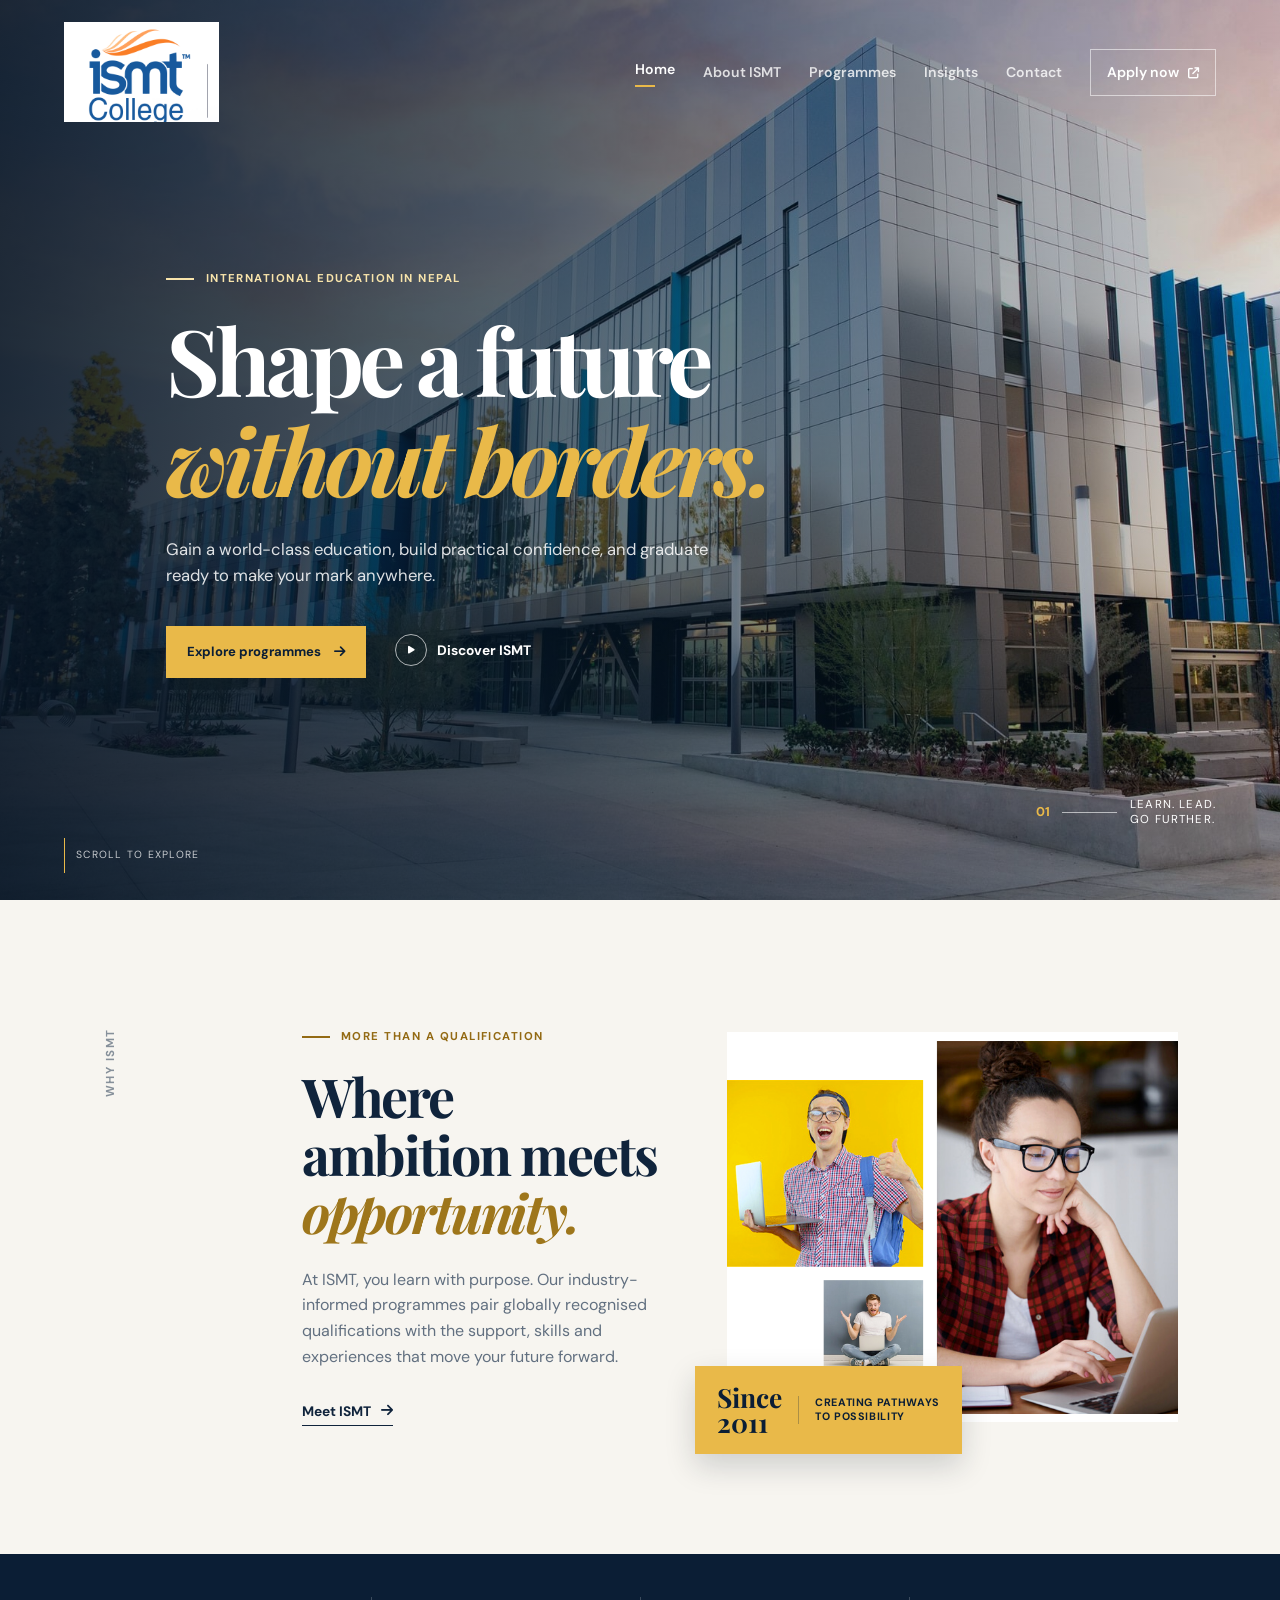
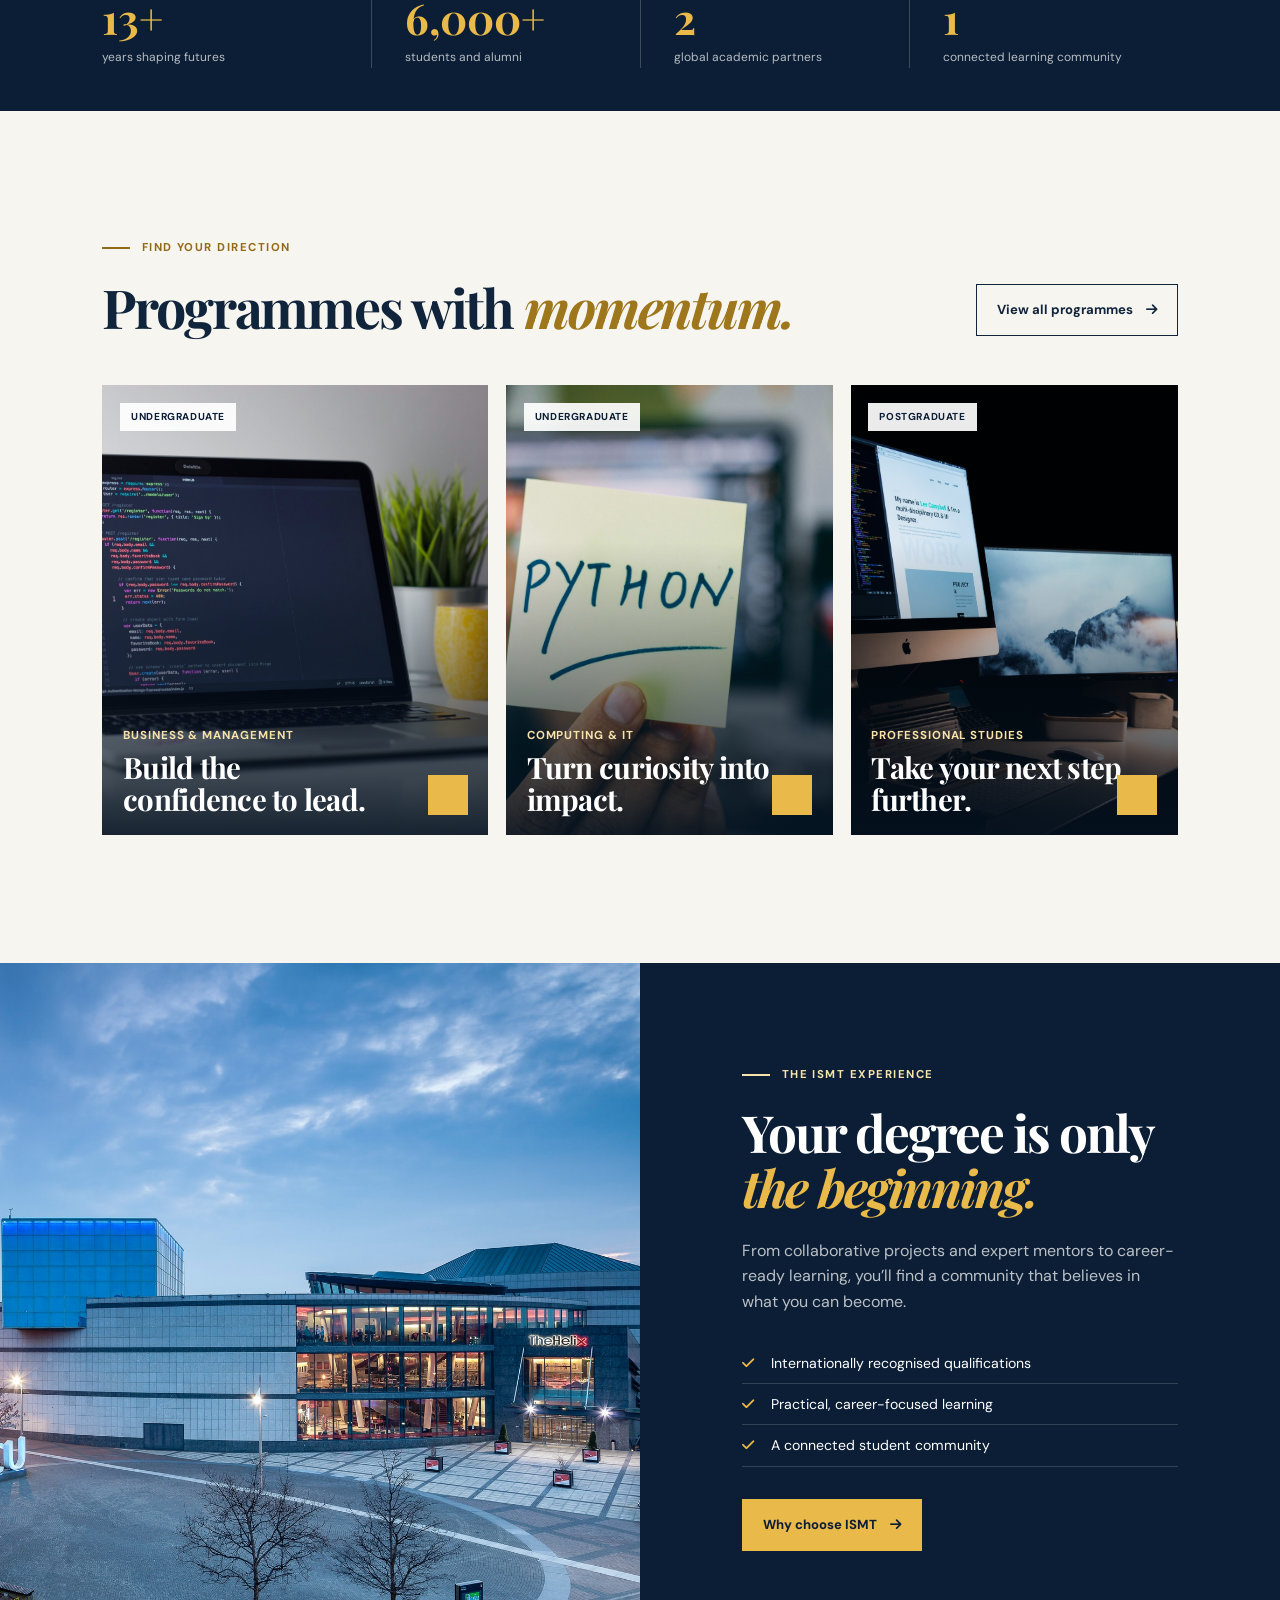
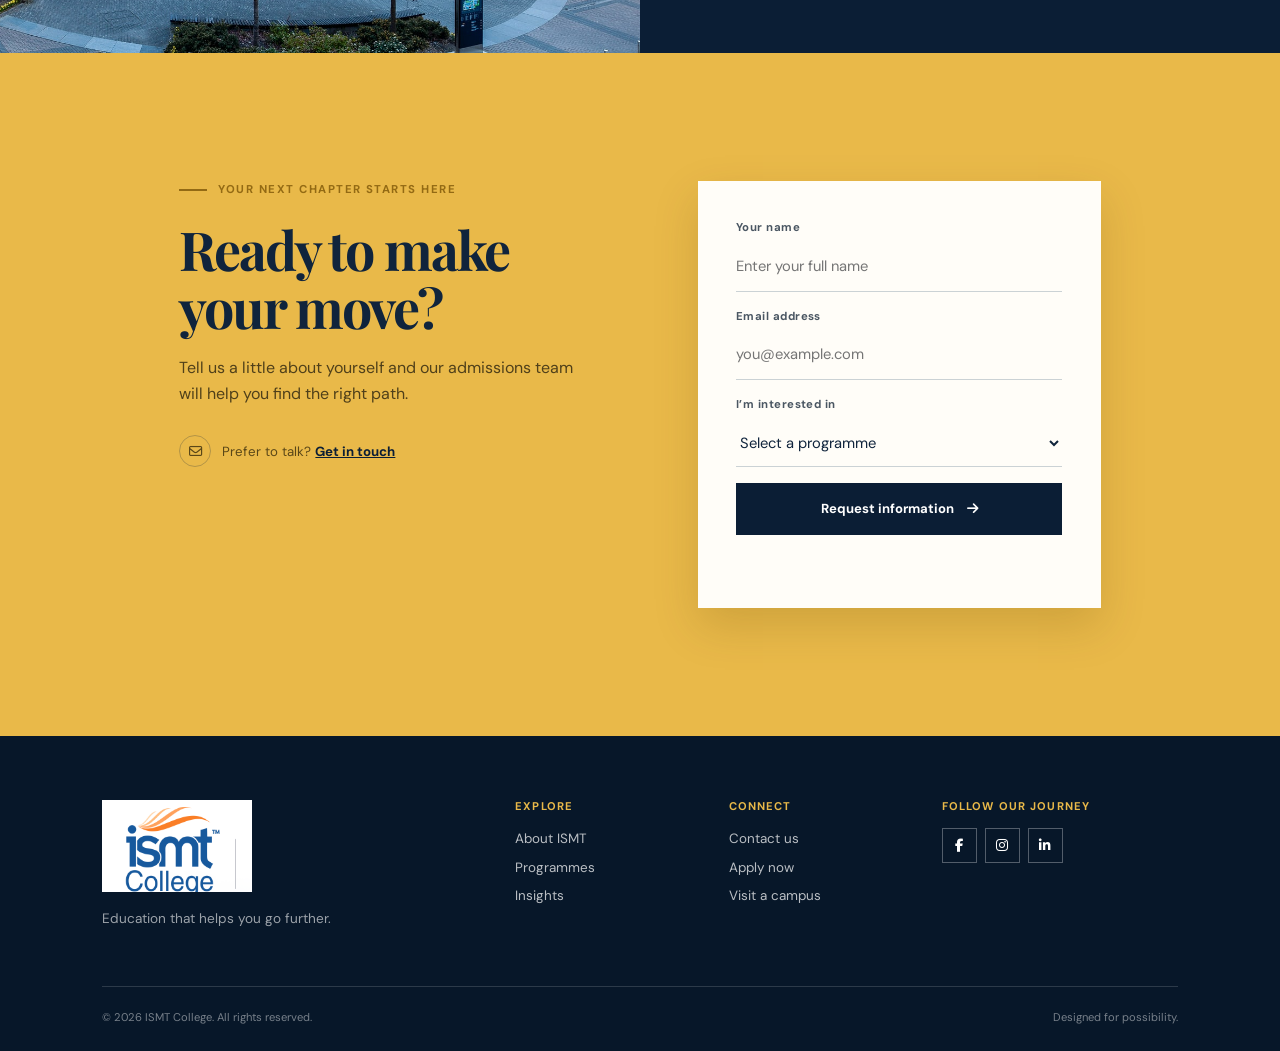
<file: index.html>
<!DOCTYPE html>
<html lang="en">
<head>
  <meta charset="UTF-8">
  <meta name="viewport" content="width=device-width, initial-scale=1.0">
  <meta name="description" content="ISMT College offers internationally recognised programmes in Nepal in partnership with the University of Sunderland and Pearson BTEC.">
  <title>ISMT College | Build a future without borders</title>
  <link rel="preconnect" href="https://fonts.googleapis.com">
  <link rel="preconnect" href="https://fonts.gstatic.com" crossorigin>
  <link href="https://fonts.googleapis.com/css2?family=DM+Sans:wght@400;500;600;700&family=Playfair+Display:wght@600;700&display=swap" rel="stylesheet">
  <link rel="stylesheet" href="https://cdnjs.cloudflare.com/ajax/libs/font-awesome/6.5.2/css/all.min.css">
  <link rel="stylesheet" href="style.css">
</head>
<body>
  <a class="skip-link" href="#main">Skip to content</a>
  <header class="site-header">
    <a class="brand" href="index.html" aria-label="ISMT College home"><img src="img/sunderland-ismt-partnership.png" alt="ISMT College and University of Sunderland partnership"></a>
    <button class="menu-toggle" type="button" aria-label="Open menu" aria-expanded="false" aria-controls="primary-nav"><span></span><span></span><span></span></button>
    <nav id="primary-nav" class="primary-nav" aria-label="Primary navigation">
      <a class="active" href="index.html">Home</a><a href="about.html">About ISMT</a><a href="courses.html">Programmes</a><a href="blog.html">Insights</a><a href="contact.html">Contact</a><a class="nav-cta" href="#apply">Apply now <i class="fa-solid fa-arrow-up-right-from-square"></i></a>
    </nav>
  </header>
  <main id="main">
    <section class="hero">
      <div class="hero-overlay"></div>
      <div class="hero-content"><p class="eyebrow light"><span></span> International education in Nepal</p><h1>Shape a future<br><em>without borders.</em></h1><p class="hero-copy">Gain a world-class education, build practical confidence, and graduate ready to make your mark anywhere.</p><div class="hero-actions"><a class="button button-gold" href="courses.html">Explore programmes <i class="fa-solid fa-arrow-right"></i></a><a class="text-link light" href="about.html"><span class="play"><i class="fa-solid fa-play"></i></span> Discover ISMT</a></div></div>
      <div class="hero-note"><span>01</span><div></div><p>Learn. Lead.<br>Go further.</p></div><a class="scroll-cue" href="#why-ismt" aria-label="Scroll to next section"><span></span> Scroll to explore</a>
    </section>
    <section class="intro" id="why-ismt">
      <div class="section-label">Why ISMT</div><div class="intro-copy"><p class="eyebrow"><span></span> More than a qualification</p><h2>Where ambition meets <em>opportunity.</em></h2><p>At ISMT, you learn with purpose. Our industry-informed programmes pair globally recognised qualifications with the support, skills and experiences that move your future forward.</p><a class="text-link" href="about.html">Meet ISMT <i class="fa-solid fa-arrow-right"></i></a></div><div class="intro-art"><img src="img/a.png" alt="ISMT students collaborating"><div class="floating-card"><strong>Since<br>2011</strong><span>Creating pathways<br>to possibility</span></div></div>
    </section>
    <section class="stats" aria-label="ISMT at a glance"><div><strong>13+</strong><span>years shaping futures</span></div><div><strong>6,000+</strong><span>students and alumni</span></div><div><strong>2</strong><span>global academic partners</span></div><div><strong>1</strong><span>connected learning community</span></div></section>
    <section class="programmes">
      <div class="section-heading"><div><p class="eyebrow"><span></span> Find your direction</p><h2>Programmes with <em>momentum.</em></h2></div><a class="button button-outline" href="courses.html">View all programmes <i class="fa-solid fa-arrow-right"></i></a></div>
      <div class="programme-grid"><a class="programme-card featured" href="course-inner.html"><img src="img/c1.jpg" alt="Students studying business and technology"><span class="programme-tag">Undergraduate</span><div class="programme-card-copy"><p>Business &amp; Management</p><h3>Build the confidence to lead.</h3><span class="card-arrow"><i class="fa-solid fa-arrow-up-right"></i></span></div></a><a class="programme-card" href="course-inner.html"><img src="img/c3.jpg" alt="Student using a laptop"><span class="programme-tag">Undergraduate</span><div class="programme-card-copy"><p>Computing &amp; IT</p><h3>Turn curiosity into impact.</h3><span class="card-arrow"><i class="fa-solid fa-arrow-up-right"></i></span></div></a><a class="programme-card" href="course-inner.html"><img src="img/c5.jpg" alt="Students collaborating"><span class="programme-tag">Postgraduate</span><div class="programme-card-copy"><p>Professional Studies</p><h3>Take your next step further.</h3><span class="card-arrow"><i class="fa-solid fa-arrow-up-right"></i></span></div></a></div>
    </section>
    <section class="experience"><div class="experience-image"><img src="img/back2.jpg" alt="Students talking on campus"></div><div class="experience-copy"><p class="eyebrow light"><span></span> The ISMT experience</p><h2>Your degree is only <em>the beginning.</em></h2><p>From collaborative projects and expert mentors to career-ready learning, you’ll find a community that believes in what you can become.</p><ul><li><i class="fa-solid fa-check"></i> Internationally recognised qualifications</li><li><i class="fa-solid fa-check"></i> Practical, career-focused learning</li><li><i class="fa-solid fa-check"></i> A connected student community</li></ul><a class="button button-gold" href="about.html">Why choose ISMT <i class="fa-solid fa-arrow-right"></i></a></div></section>
    <section class="apply-section" id="apply"><div class="apply-copy"><p class="eyebrow"><span></span> Your next chapter starts here</p><h2>Ready to make<br>your move?</h2><p>Tell us a little about yourself and our admissions team will help you find the right path.</p><div class="contact-mini"><i class="fa-regular fa-envelope"></i><span>Prefer to talk? <a href="contact.html">Get in touch</a></span></div></div><form class="enquiry-form" id="enquiry-form"><div class="field"><label for="name">Your name</label><input id="name" name="name" type="text" placeholder="Enter your full name" required></div><div class="field"><label for="email">Email address</label><input id="email" name="email" type="email" placeholder="you@example.com" required></div><div class="field"><label for="programme">I’m interested in</label><select id="programme" name="programme" required><option value="" selected disabled>Select a programme</option><option>Business &amp; Management</option><option>Computing &amp; IT</option><option>Professional Studies</option><option>Not sure yet</option></select></div><button class="button button-dark" type="submit">Request information <i class="fa-solid fa-arrow-right"></i></button><p class="form-message" role="status" aria-live="polite"></p></form></section>
  </main>
  <footer class="site-footer"><div class="footer-main"><div class="footer-brand"><a class="brand" href="index.html"><img src="img/sunderland-ismt-partnership.png" alt="ISMT College"></a><p>Education that helps you go further.</p></div><div><h3>Explore</h3><a href="about.html">About ISMT</a><a href="courses.html">Programmes</a><a href="blog.html">Insights</a></div><div><h3>Connect</h3><a href="contact.html">Contact us</a><a href="#apply">Apply now</a><a href="contact.html">Visit a campus</a></div><div class="socials"><h3>Follow our journey</h3><div><a href="#" aria-label="Facebook"><i class="fa-brands fa-facebook-f"></i></a><a href="#" aria-label="Instagram"><i class="fa-brands fa-instagram"></i></a><a href="#" aria-label="LinkedIn"><i class="fa-brands fa-linkedin-in"></i></a></div></div></div><div class="footer-bottom"><span>© <span id="year"></span> ISMT College. All rights reserved.</span><span>Designed for possibility.</span></div></footer>
  <script>
    const toggle = document.querySelector('.menu-toggle'), nav = document.querySelector('.primary-nav');
    toggle.addEventListener('click', () => { const open = nav.classList.toggle('open'); toggle.setAttribute('aria-expanded', open); document.body.classList.toggle('menu-open', open); });
    nav.querySelectorAll('a').forEach(link => link.addEventListener('click', () => { nav.classList.remove('open'); toggle.setAttribute('aria-expanded', 'false'); document.body.classList.remove('menu-open'); }));
    document.getElementById('year').textContent = new Date().getFullYear();
    document.getElementById('enquiry-form').addEventListener('submit', event => { event.preventDefault(); const name = document.getElementById('name').value.trim().split(' ')[0]; event.currentTarget.querySelector('.form-message').textContent = `Thanks${name ? `, ${name}` : ''}! We’ll be in touch soon.`; event.currentTarget.reset(); });
  </script>
</body>
</html>
</file>
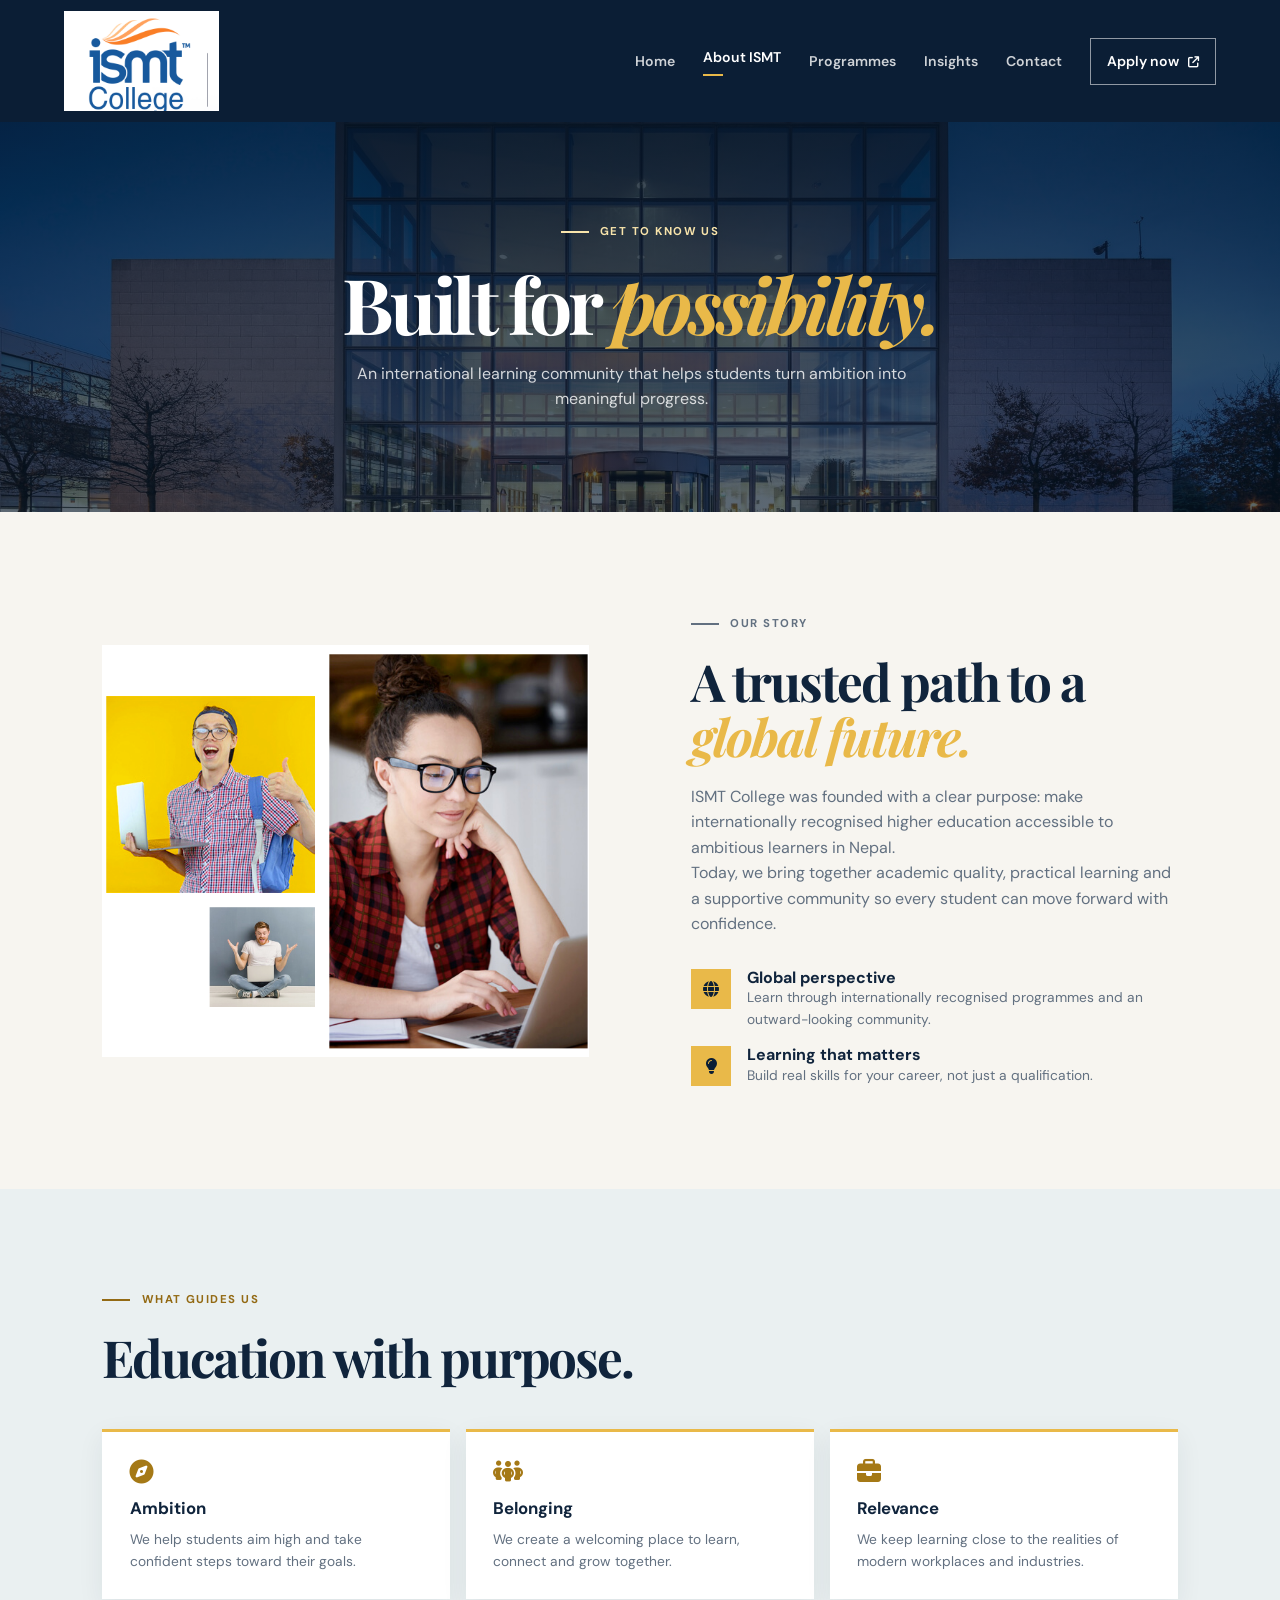
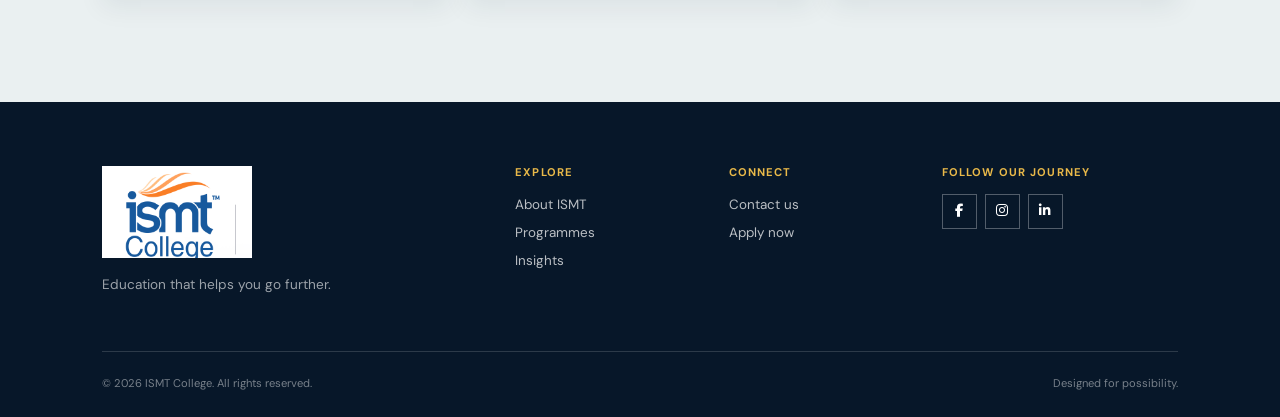
<file: about.html>
<!DOCTYPE html><html lang="en"><head><meta charset="UTF-8"><meta name="viewport" content="width=device-width,initial-scale=1.0"><title>About ISMT | ISMT College</title><link rel="preconnect" href="https://fonts.googleapis.com"><link rel="preconnect" href="https://fonts.gstatic.com" crossorigin><link href="https://fonts.googleapis.com/css2?family=DM+Sans:wght@400;500;600;700&family=Playfair+Display:wght@600;700&display=swap" rel="stylesheet"><link rel="stylesheet" href="https://cdnjs.cloudflare.com/ajax/libs/font-awesome/6.5.2/css/all.min.css"><link rel="stylesheet" href="style.css"></head><body>
<header class="site-header inner-header"><a class="brand" href="index.html" aria-label="ISMT College home"><img src="img/sunderland-ismt-partnership.png" alt="ISMT College"></a><button class="menu-toggle" type="button" aria-label="Open menu" aria-expanded="false"><span></span><span></span><span></span></button><nav class="primary-nav"><a href="index.html">Home</a><a class="active" href="about.html">About ISMT</a><a href="courses.html">Programmes</a><a href="blog.html">Insights</a><a href="contact.html">Contact</a><a class="nav-cta" href="contact.html">Apply now <i class="fa-solid fa-arrow-up-right-from-square"></i></a></nav></header>
<main><section class="page-hero"><div><p class="eyebrow light"><span></span> Get to know us</p><h1>Built for <em>possibility.</em></h1><p>An international learning community that helps students turn ambition into meaningful progress.</p></div></section><section class="page-section"><div class="content-grid"><div class="image-frame"><img src="img/a.png" alt="ISMT students working together"></div><div><p class="eyebrow"><span></span> Our story</p><h2>A trusted path to a <em>global future.</em></h2><p>ISMT College was founded with a clear purpose: make internationally recognised higher education accessible to ambitious learners in Nepal.</p><p>Today, we bring together academic quality, practical learning and a supportive community so every student can move forward with confidence.</p><div class="feature-list"><div class="feature-item"><i class="fa-solid fa-globe"></i><div><h3>Global perspective</h3><p>Learn through internationally recognised programmes and an outward-looking community.</p></div></div><div class="feature-item"><i class="fa-solid fa-lightbulb"></i><div><h3>Learning that matters</h3><p>Build real skills for your career, not just a qualification.</p></div></div></div></div></div></section><section class="page-section alt"><p class="eyebrow"><span></span> What guides us</p><h2>Education with purpose.</h2><div class="icon-card-grid"><article class="icon-card"><i class="fa-solid fa-compass"></i><h3>Ambition</h3><p>We help students aim high and take confident steps toward their goals.</p></article><article class="icon-card"><i class="fa-solid fa-people-group"></i><h3>Belonging</h3><p>We create a welcoming place to learn, connect and grow together.</p></article><article class="icon-card"><i class="fa-solid fa-briefcase"></i><h3>Relevance</h3><p>We keep learning close to the realities of modern workplaces and industries.</p></article></div></section></main>
<footer class="site-footer"><div class="footer-main"><div class="footer-brand"><a class="brand" href="index.html"><img src="img/sunderland-ismt-partnership.png" alt="ISMT College"></a><p>Education that helps you go further.</p></div><div><h3>Explore</h3><a href="about.html">About ISMT</a><a href="courses.html">Programmes</a><a href="blog.html">Insights</a></div><div><h3>Connect</h3><a href="contact.html">Contact us</a><a href="contact.html">Apply now</a></div><div class="socials"><h3>Follow our journey</h3><div><a href="#" aria-label="Facebook"><i class="fa-brands fa-facebook-f"></i></a><a href="#" aria-label="Instagram"><i class="fa-brands fa-instagram"></i></a><a href="#" aria-label="LinkedIn"><i class="fa-brands fa-linkedin-in"></i></a></div></div></div><div class="footer-bottom"><span>© <span class="year"></span> ISMT College. All rights reserved.</span><span>Designed for possibility.</span></div></footer><script src="site.js"></script></body></html>
</file>
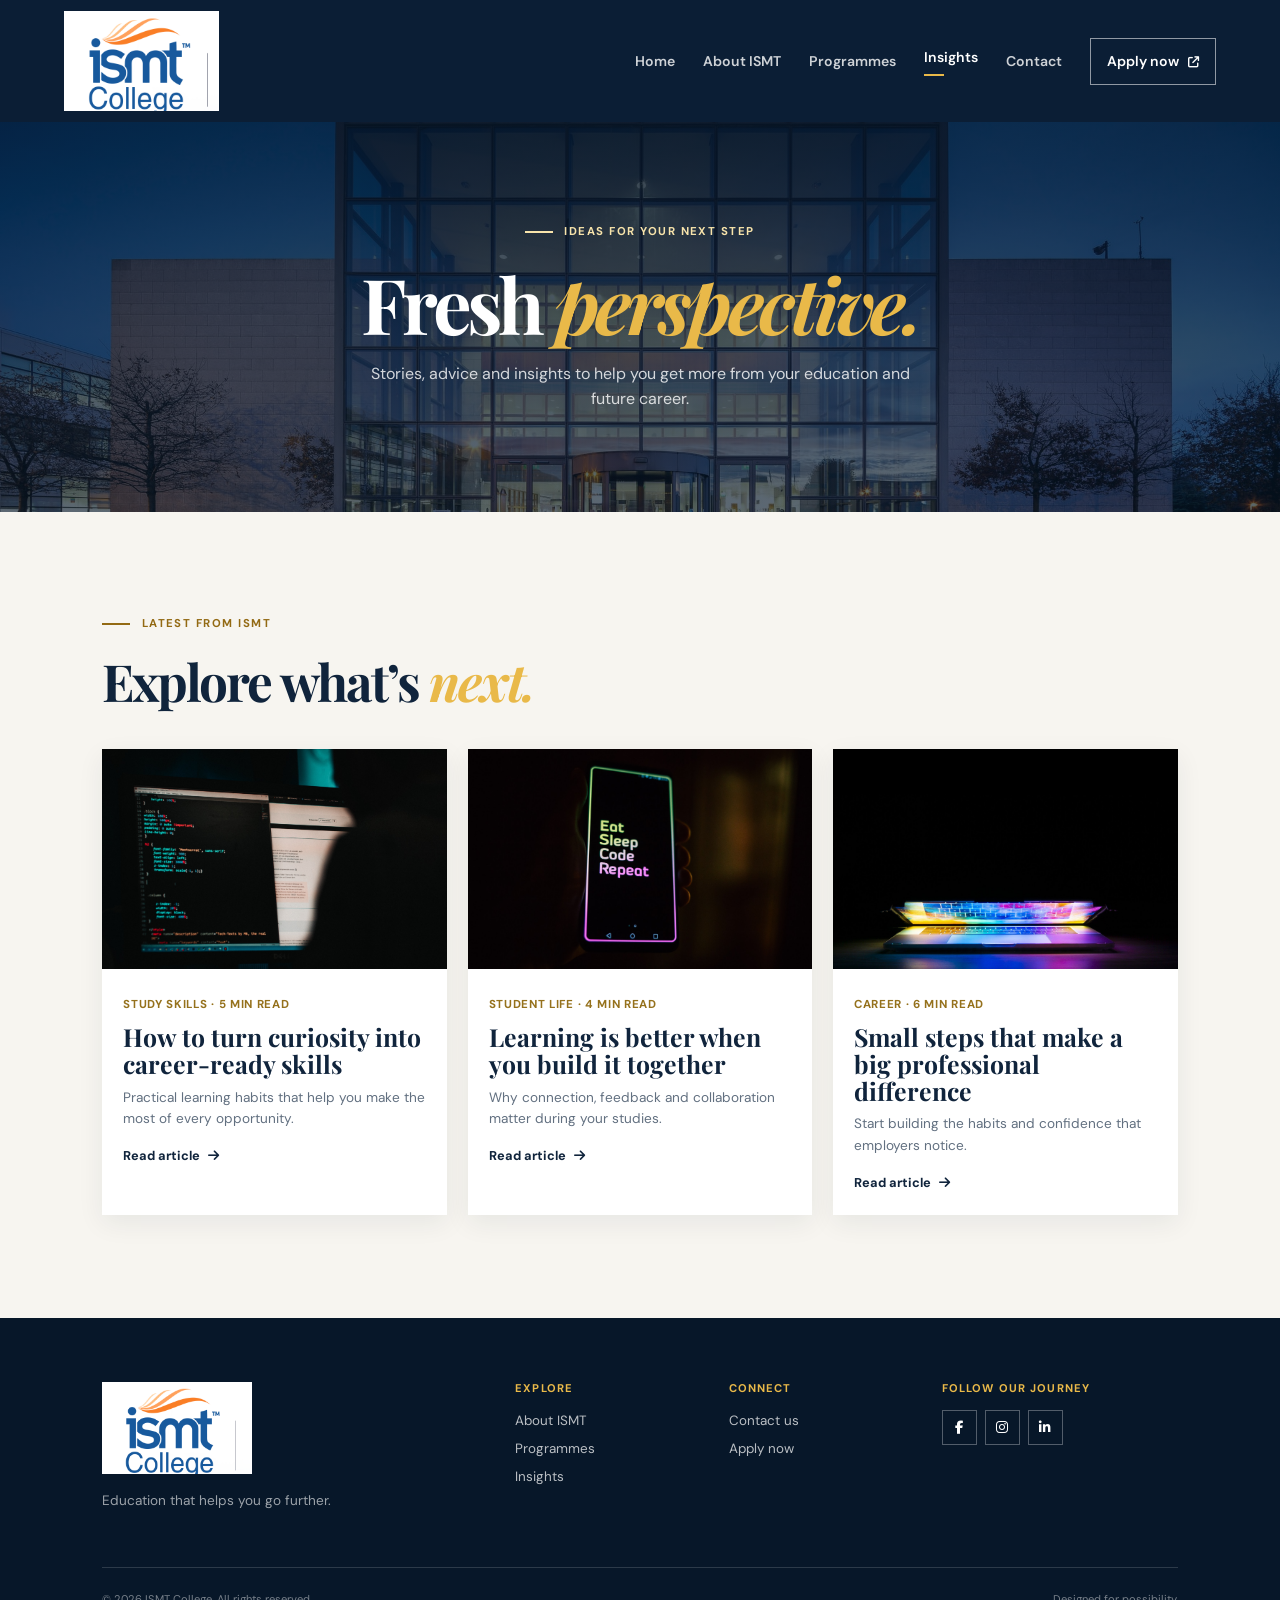
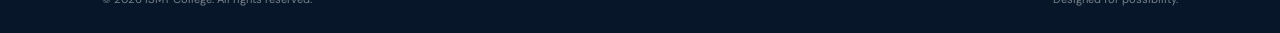
<file: blog.html>
<!DOCTYPE html><html lang="en"><head><meta charset="UTF-8"><meta name="viewport" content="width=device-width,initial-scale=1.0"><title>Insights | ISMT College</title><link rel="preconnect" href="https://fonts.googleapis.com"><link rel="preconnect" href="https://fonts.gstatic.com" crossorigin><link href="https://fonts.googleapis.com/css2?family=DM+Sans:wght@400;500;600;700&family=Playfair+Display:wght@600;700&display=swap" rel="stylesheet"><link rel="stylesheet" href="https://cdnjs.cloudflare.com/ajax/libs/font-awesome/6.5.2/css/all.min.css"><link rel="stylesheet" href="style.css"></head><body>
<header class="site-header inner-header"><a class="brand" href="index.html" aria-label="ISMT College home"><img src="img/sunderland-ismt-partnership.png" alt="ISMT College"></a><button class="menu-toggle" type="button" aria-label="Open menu" aria-expanded="false"><span></span><span></span><span></span></button><nav class="primary-nav"><a href="index.html">Home</a><a href="about.html">About ISMT</a><a href="courses.html">Programmes</a><a class="active" href="blog.html">Insights</a><a href="contact.html">Contact</a><a class="nav-cta" href="contact.html">Apply now <i class="fa-solid fa-arrow-up-right-from-square"></i></a></nav></header>
<main><section class="page-hero"><div><p class="eyebrow light"><span></span> Ideas for your next step</p><h1>Fresh <em>perspective.</em></h1><p>Stories, advice and insights to help you get more from your education and future career.</p></div></section><section class="page-section"><p class="eyebrow"><span></span> Latest from ISMT</p><h2>Explore what’s <em>next.</em></h2><div class="article-grid"><article class="article-card"><img src="img/b1.jpg" alt="Student at a laptop"><div><time>Study skills · 5 min read</time><h3>How to turn curiosity into career-ready skills</h3><p>Practical learning habits that help you make the most of every opportunity.</p><a href="post.html">Read article <i class="fa-solid fa-arrow-right"></i></a></div></article><article class="article-card"><img src="img/b2.jpg" alt="Students in a classroom"><div><time>Student life · 4 min read</time><h3>Learning is better when you build it together</h3><p>Why connection, feedback and collaboration matter during your studies.</p><a href="post.html">Read article <i class="fa-solid fa-arrow-right"></i></a></div></article><article class="article-card"><img src="img/b3.jpg" alt="Student smiling"><div><time>Career · 6 min read</time><h3>Small steps that make a big professional difference</h3><p>Start building the habits and confidence that employers notice.</p><a href="post.html">Read article <i class="fa-solid fa-arrow-right"></i></a></div></article></div></section></main>
<footer class="site-footer"><div class="footer-main"><div class="footer-brand"><a class="brand" href="index.html"><img src="img/sunderland-ismt-partnership.png" alt="ISMT College"></a><p>Education that helps you go further.</p></div><div><h3>Explore</h3><a href="about.html">About ISMT</a><a href="courses.html">Programmes</a><a href="blog.html">Insights</a></div><div><h3>Connect</h3><a href="contact.html">Contact us</a><a href="contact.html">Apply now</a></div><div class="socials"><h3>Follow our journey</h3><div><a href="#" aria-label="Facebook"><i class="fa-brands fa-facebook-f"></i></a><a href="#" aria-label="Instagram"><i class="fa-brands fa-instagram"></i></a><a href="#" aria-label="LinkedIn"><i class="fa-brands fa-linkedin-in"></i></a></div></div></div><div class="footer-bottom"><span>© <span class="year"></span> ISMT College. All rights reserved.</span><span>Designed for possibility.</span></div></footer><script src="site.js"></script></body></html>
</file>
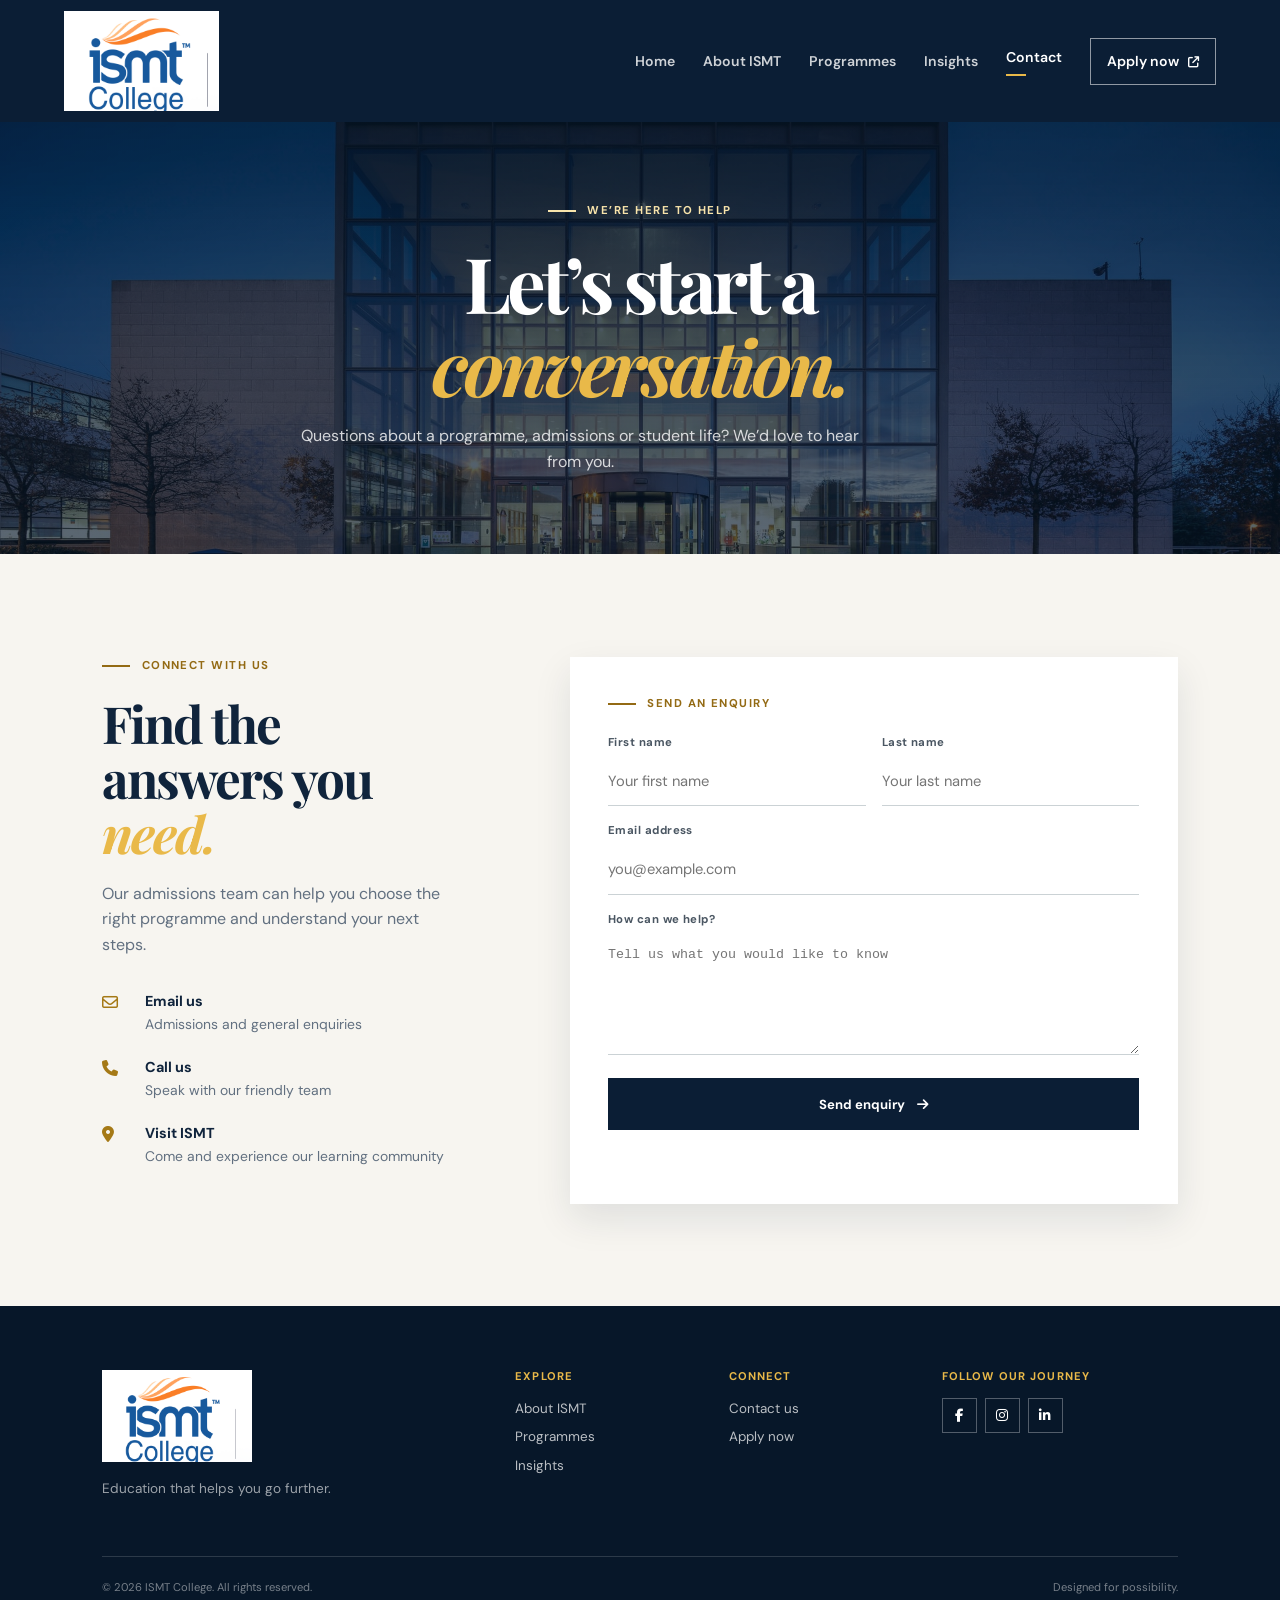
<file: contact.html>
<!DOCTYPE html><html lang="en"><head><meta charset="UTF-8"><meta name="viewport" content="width=device-width,initial-scale=1.0"><title>Contact | ISMT College</title><link rel="preconnect" href="https://fonts.googleapis.com"><link rel="preconnect" href="https://fonts.gstatic.com" crossorigin><link href="https://fonts.googleapis.com/css2?family=DM+Sans:wght@400;500;600;700&family=Playfair+Display:wght@600;700&display=swap" rel="stylesheet"><link rel="stylesheet" href="https://cdnjs.cloudflare.com/ajax/libs/font-awesome/6.5.2/css/all.min.css"><link rel="stylesheet" href="style.css"></head><body>
<header class="site-header inner-header"><a class="brand" href="index.html" aria-label="ISMT College home"><img src="img/sunderland-ismt-partnership.png" alt="ISMT College"></a><button class="menu-toggle" type="button" aria-label="Open menu" aria-expanded="false"><span></span><span></span><span></span></button><nav class="primary-nav"><a href="index.html">Home</a><a href="about.html">About ISMT</a><a href="courses.html">Programmes</a><a href="blog.html">Insights</a><a class="active" href="contact.html">Contact</a><a class="nav-cta" href="#enquire">Apply now <i class="fa-solid fa-arrow-up-right-from-square"></i></a></nav></header>
<main><section class="page-hero"><div><p class="eyebrow light"><span></span> We’re here to help</p><h1>Let’s start a <em>conversation.</em></h1><p>Questions about a programme, admissions or student life? We’d love to hear from you.</p></div></section><section class="page-section" id="enquire"><div class="contact-layout"><div><p class="eyebrow"><span></span> Connect with us</p><h2>Find the answers you <em>need.</em></h2><p class="lead">Our admissions team can help you choose the right programme and understand your next steps.</p><div class="contact-details"><div class="contact-detail"><i class="fa-regular fa-envelope"></i><div><strong>Email us</strong><span>Admissions and general enquiries</span></div></div><div class="contact-detail"><i class="fa-solid fa-phone"></i><div><strong>Call us</strong><span>Speak with our friendly team</span></div></div><div class="contact-detail"><i class="fa-solid fa-location-dot"></i><div><strong>Visit ISMT</strong><span>Come and experience our learning community</span></div></div></div></div><form class="contact-form" data-enquiry-form><p class="eyebrow"><span></span> Send an enquiry</p><div class="form-row"><div class="field"><label for="first-name">First name</label><input id="first-name" required placeholder="Your first name"></div><div class="field"><label for="last-name">Last name</label><input id="last-name" required placeholder="Your last name"></div></div><div class="field"><label for="contact-email">Email address</label><input id="contact-email" type="email" required placeholder="you@example.com"></div><div class="field"><label for="message">How can we help?</label><textarea id="message" required placeholder="Tell us what you would like to know"></textarea></div><button class="button button-dark" type="submit">Send enquiry <i class="fa-solid fa-arrow-right"></i></button><p class="form-message" role="status" aria-live="polite"></p></form></div></section></main>
<footer class="site-footer"><div class="footer-main"><div class="footer-brand"><a class="brand" href="index.html"><img src="img/sunderland-ismt-partnership.png" alt="ISMT College"></a><p>Education that helps you go further.</p></div><div><h3>Explore</h3><a href="about.html">About ISMT</a><a href="courses.html">Programmes</a><a href="blog.html">Insights</a></div><div><h3>Connect</h3><a href="contact.html">Contact us</a><a href="#enquire">Apply now</a></div><div class="socials"><h3>Follow our journey</h3><div><a href="#" aria-label="Facebook"><i class="fa-brands fa-facebook-f"></i></a><a href="#" aria-label="Instagram"><i class="fa-brands fa-instagram"></i></a><a href="#" aria-label="LinkedIn"><i class="fa-brands fa-linkedin-in"></i></a></div></div></div><div class="footer-bottom"><span>© <span class="year"></span> ISMT College. All rights reserved.</span><span>Designed for possibility.</span></div></footer><script src="site.js"></script></body></html>
</file>
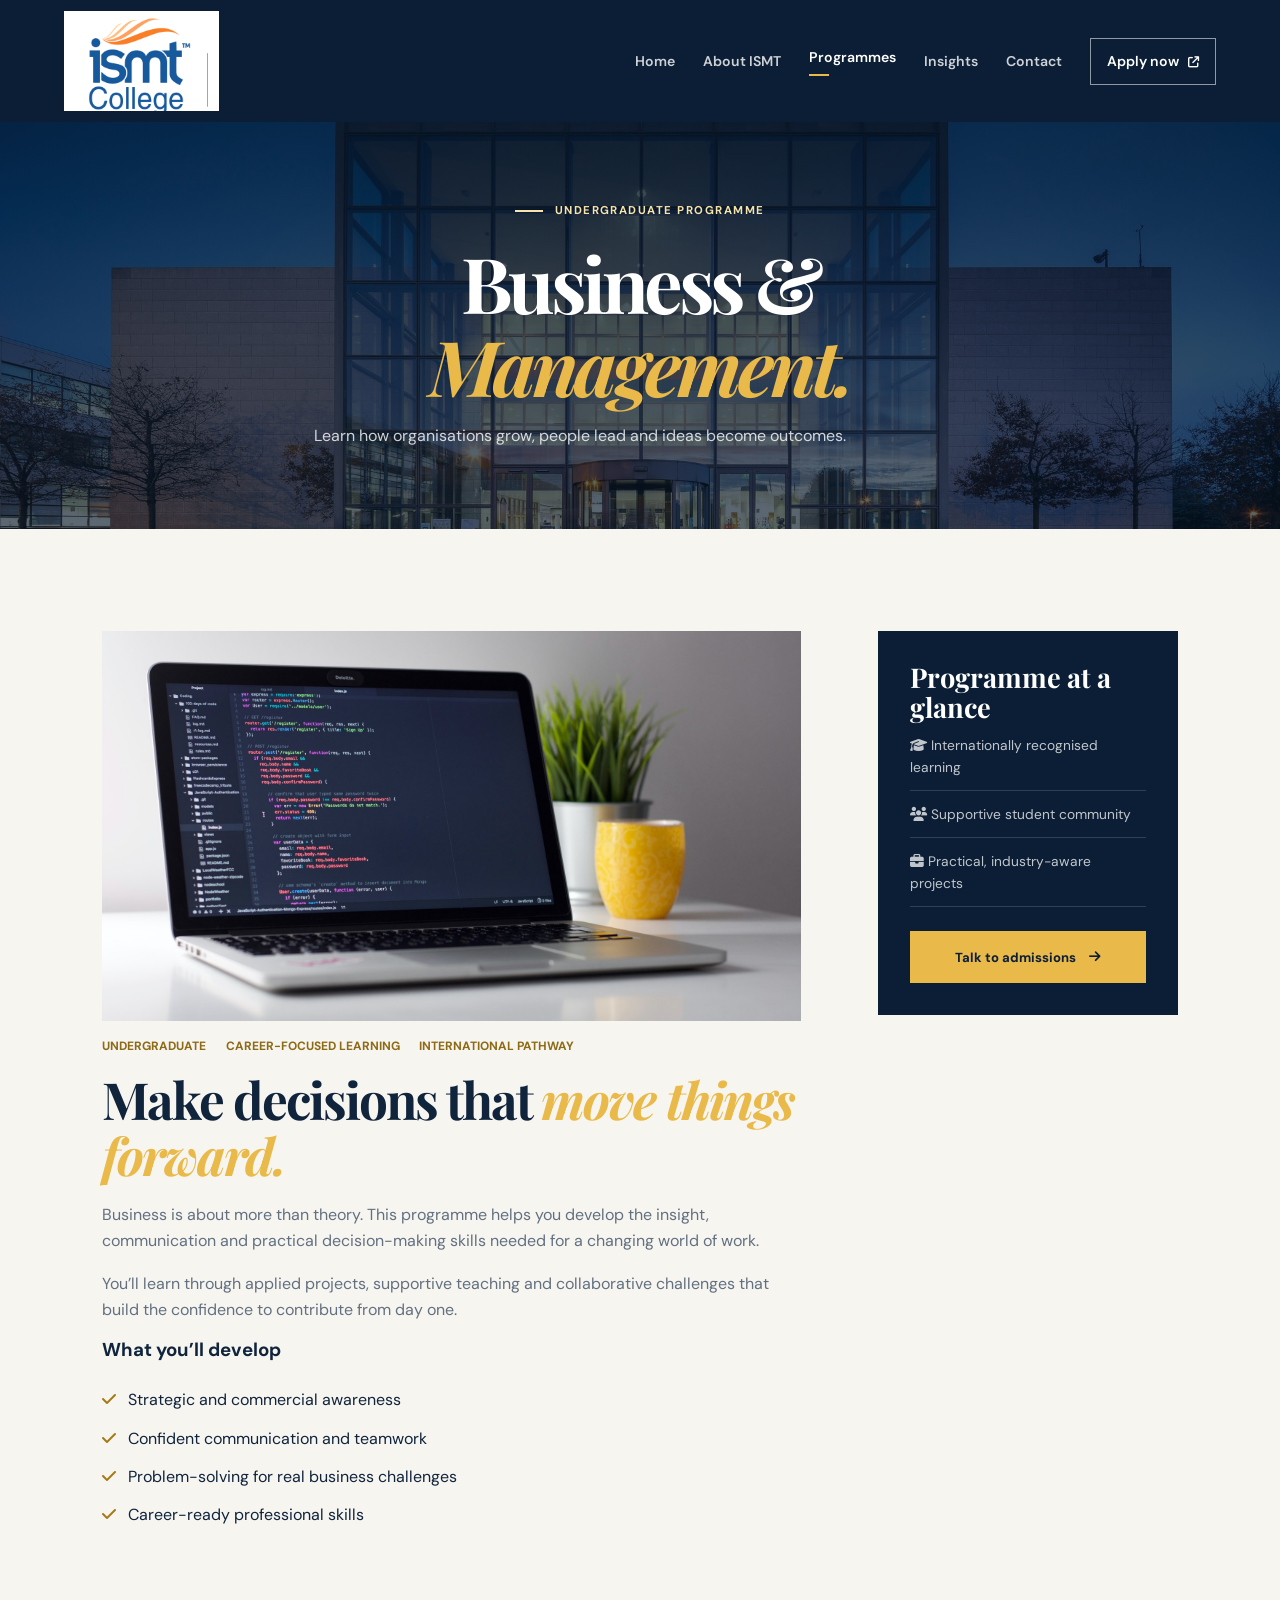
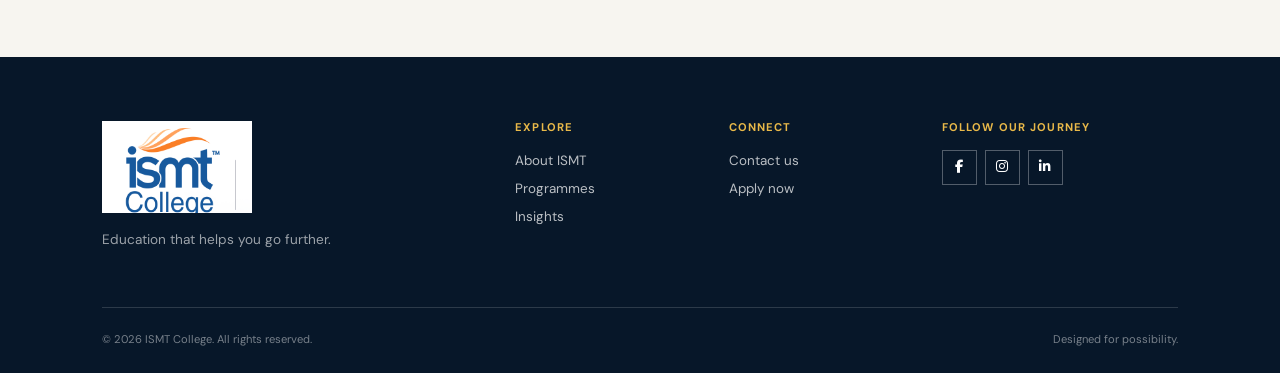
<file: course-inner.html>
<!DOCTYPE html><html lang="en"><head><meta charset="UTF-8"><meta name="viewport" content="width=device-width,initial-scale=1.0"><title>Business & Management | ISMT College</title><link rel="preconnect" href="https://fonts.googleapis.com"><link rel="preconnect" href="https://fonts.gstatic.com" crossorigin><link href="https://fonts.googleapis.com/css2?family=DM+Sans:wght@400;500;600;700&family=Playfair+Display:wght@600;700&display=swap" rel="stylesheet"><link rel="stylesheet" href="https://cdnjs.cloudflare.com/ajax/libs/font-awesome/6.5.2/css/all.min.css"><link rel="stylesheet" href="style.css"></head><body>
<header class="site-header inner-header"><a class="brand" href="index.html" aria-label="ISMT College home"><img src="img/sunderland-ismt-partnership.png" alt="ISMT College"></a><button class="menu-toggle" type="button" aria-label="Open menu" aria-expanded="false"><span></span><span></span><span></span></button><nav class="primary-nav"><a href="index.html">Home</a><a href="about.html">About ISMT</a><a class="active" href="courses.html">Programmes</a><a href="blog.html">Insights</a><a href="contact.html">Contact</a><a class="nav-cta" href="contact.html">Apply now <i class="fa-solid fa-arrow-up-right-from-square"></i></a></nav></header>
<main><section class="page-hero"><div><p class="eyebrow light"><span></span> Undergraduate programme</p><h1>Business &amp; <em>Management.</em></h1><p>Learn how organisations grow, people lead and ideas become outcomes.</p></div></section><section class="page-section"><div class="course-layout"><article class="course-copy"><img class="course-cover" src="img/c1.jpg" alt="Business students learning together"><div class="course-meta"><span>Undergraduate</span><span>Career-focused learning</span><span>International pathway</span></div><h2>Make decisions that <em>move things forward.</em></h2><p>Business is about more than theory. This programme helps you develop the insight, communication and practical decision-making skills needed for a changing world of work.</p><p>You’ll learn through applied projects, supportive teaching and collaborative challenges that build the confidence to contribute from day one.</p><h3>What you’ll develop</h3><ul class="check-list"><li><i class="fa-solid fa-check"></i>Strategic and commercial awareness</li><li><i class="fa-solid fa-check"></i>Confident communication and teamwork</li><li><i class="fa-solid fa-check"></i>Problem-solving for real business challenges</li><li><i class="fa-solid fa-check"></i>Career-ready professional skills</li></ul></article><aside class="course-aside"><h3>Programme at a glance</h3><p><i class="fa-solid fa-graduation-cap"></i> Internationally recognised learning</p><p><i class="fa-solid fa-users"></i> Supportive student community</p><p><i class="fa-solid fa-briefcase"></i> Practical, industry-aware projects</p><a class="button button-gold" href="contact.html">Talk to admissions <i class="fa-solid fa-arrow-right"></i></a></aside></div></section></main>
<footer class="site-footer"><div class="footer-main"><div class="footer-brand"><a class="brand" href="index.html"><img src="img/sunderland-ismt-partnership.png" alt="ISMT College"></a><p>Education that helps you go further.</p></div><div><h3>Explore</h3><a href="about.html">About ISMT</a><a href="courses.html">Programmes</a><a href="blog.html">Insights</a></div><div><h3>Connect</h3><a href="contact.html">Contact us</a><a href="contact.html">Apply now</a></div><div class="socials"><h3>Follow our journey</h3><div><a href="#" aria-label="Facebook"><i class="fa-brands fa-facebook-f"></i></a><a href="#" aria-label="Instagram"><i class="fa-brands fa-instagram"></i></a><a href="#" aria-label="LinkedIn"><i class="fa-brands fa-linkedin-in"></i></a></div></div></div><div class="footer-bottom"><span>© <span class="year"></span> ISMT College. All rights reserved.</span><span>Designed for possibility.</span></div></footer><script src="site.js"></script></body></html>
</file>
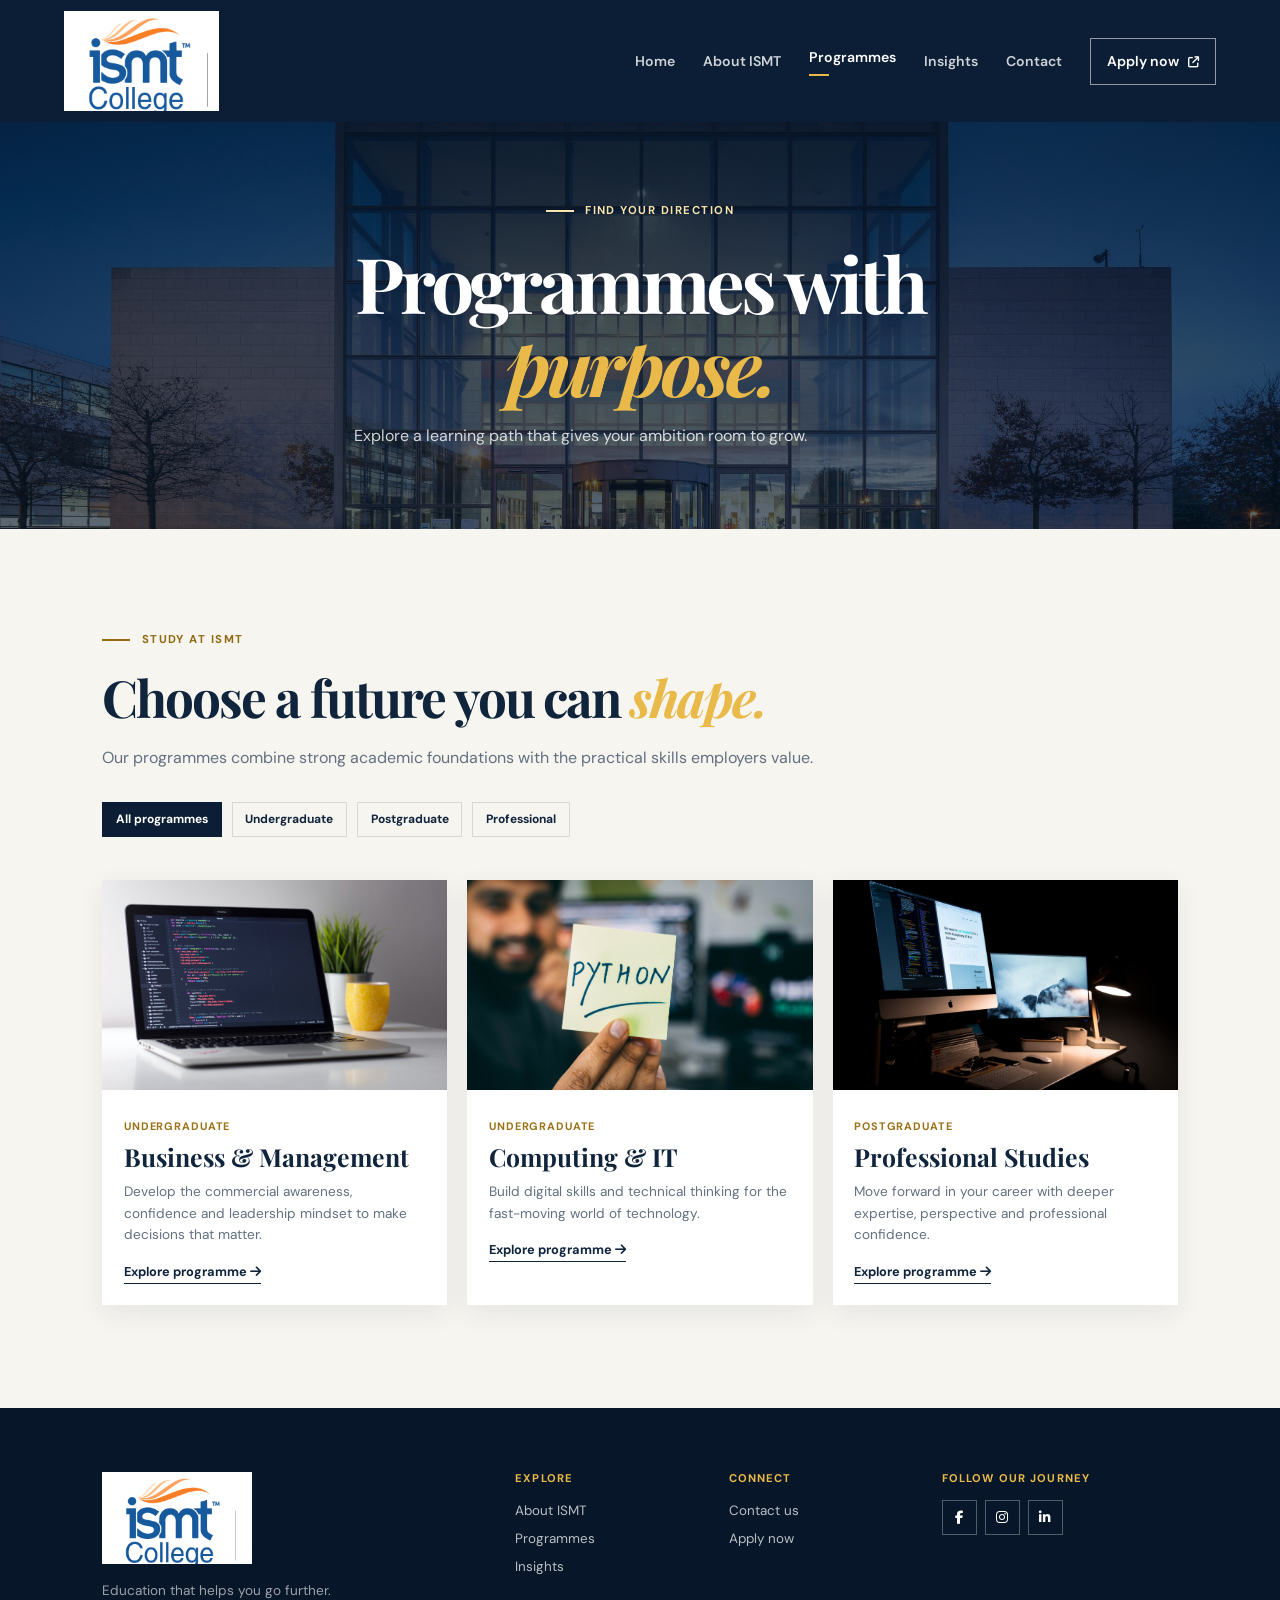
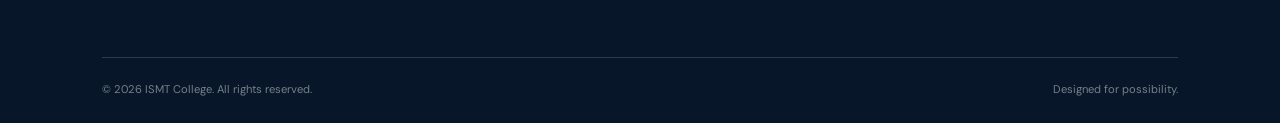
<file: courses.html>
<!DOCTYPE html><html lang="en"><head><meta charset="UTF-8"><meta name="viewport" content="width=device-width,initial-scale=1.0"><title>Programmes | ISMT College</title><link rel="preconnect" href="https://fonts.googleapis.com"><link rel="preconnect" href="https://fonts.gstatic.com" crossorigin><link href="https://fonts.googleapis.com/css2?family=DM+Sans:wght@400;500;600;700&family=Playfair+Display:wght@600;700&display=swap" rel="stylesheet"><link rel="stylesheet" href="https://cdnjs.cloudflare.com/ajax/libs/font-awesome/6.5.2/css/all.min.css"><link rel="stylesheet" href="style.css"></head><body>
<header class="site-header inner-header"><a class="brand" href="index.html" aria-label="ISMT College home"><img src="img/sunderland-ismt-partnership.png" alt="ISMT College"></a><button class="menu-toggle" type="button" aria-label="Open menu" aria-expanded="false"><span></span><span></span><span></span></button><nav class="primary-nav"><a href="index.html">Home</a><a href="about.html">About ISMT</a><a class="active" href="courses.html">Programmes</a><a href="blog.html">Insights</a><a href="contact.html">Contact</a><a class="nav-cta" href="contact.html">Apply now <i class="fa-solid fa-arrow-up-right-from-square"></i></a></nav></header>
<main><section class="page-hero"><div><p class="eyebrow light"><span></span> Find your direction</p><h1>Programmes with <em>purpose.</em></h1><p>Explore a learning path that gives your ambition room to grow.</p></div></section><section class="page-section"><p class="eyebrow"><span></span> Study at ISMT</p><h2>Choose a future you can <em>shape.</em></h2><p class="lead">Our programmes combine strong academic foundations with the practical skills employers value.</p><div class="filter-bar"><span>All programmes</span><span>Undergraduate</span><span>Postgraduate</span><span>Professional</span></div><div class="programme-page-grid"><article class="programme-page-card"><img src="img/c1.jpg" alt="Business students"><div><small>Undergraduate</small><h3>Business &amp; Management</h3><p>Develop the commercial awareness, confidence and leadership mindset to make decisions that matter.</p><a href="course-inner.html">Explore programme <i class="fa-solid fa-arrow-right"></i></a></div></article><article class="programme-page-card"><img src="img/c3.jpg" alt="Student working on a laptop"><div><small>Undergraduate</small><h3>Computing &amp; IT</h3><p>Build digital skills and technical thinking for the fast-moving world of technology.</p><a href="course-inner.html">Explore programme <i class="fa-solid fa-arrow-right"></i></a></div></article><article class="programme-page-card"><img src="img/c5.jpg" alt="Collaborative students"><div><small>Postgraduate</small><h3>Professional Studies</h3><p>Move forward in your career with deeper expertise, perspective and professional confidence.</p><a href="course-inner.html">Explore programme <i class="fa-solid fa-arrow-right"></i></a></div></article></div></section></main>
<footer class="site-footer"><div class="footer-main"><div class="footer-brand"><a class="brand" href="index.html"><img src="img/sunderland-ismt-partnership.png" alt="ISMT College"></a><p>Education that helps you go further.</p></div><div><h3>Explore</h3><a href="about.html">About ISMT</a><a href="courses.html">Programmes</a><a href="blog.html">Insights</a></div><div><h3>Connect</h3><a href="contact.html">Contact us</a><a href="contact.html">Apply now</a></div><div class="socials"><h3>Follow our journey</h3><div><a href="#" aria-label="Facebook"><i class="fa-brands fa-facebook-f"></i></a><a href="#" aria-label="Instagram"><i class="fa-brands fa-instagram"></i></a><a href="#" aria-label="LinkedIn"><i class="fa-brands fa-linkedin-in"></i></a></div></div></div><div class="footer-bottom"><span>© <span class="year"></span> ISMT College. All rights reserved.</span><span>Designed for possibility.</span></div></footer><script src="site.js"></script></body></html>
</file>
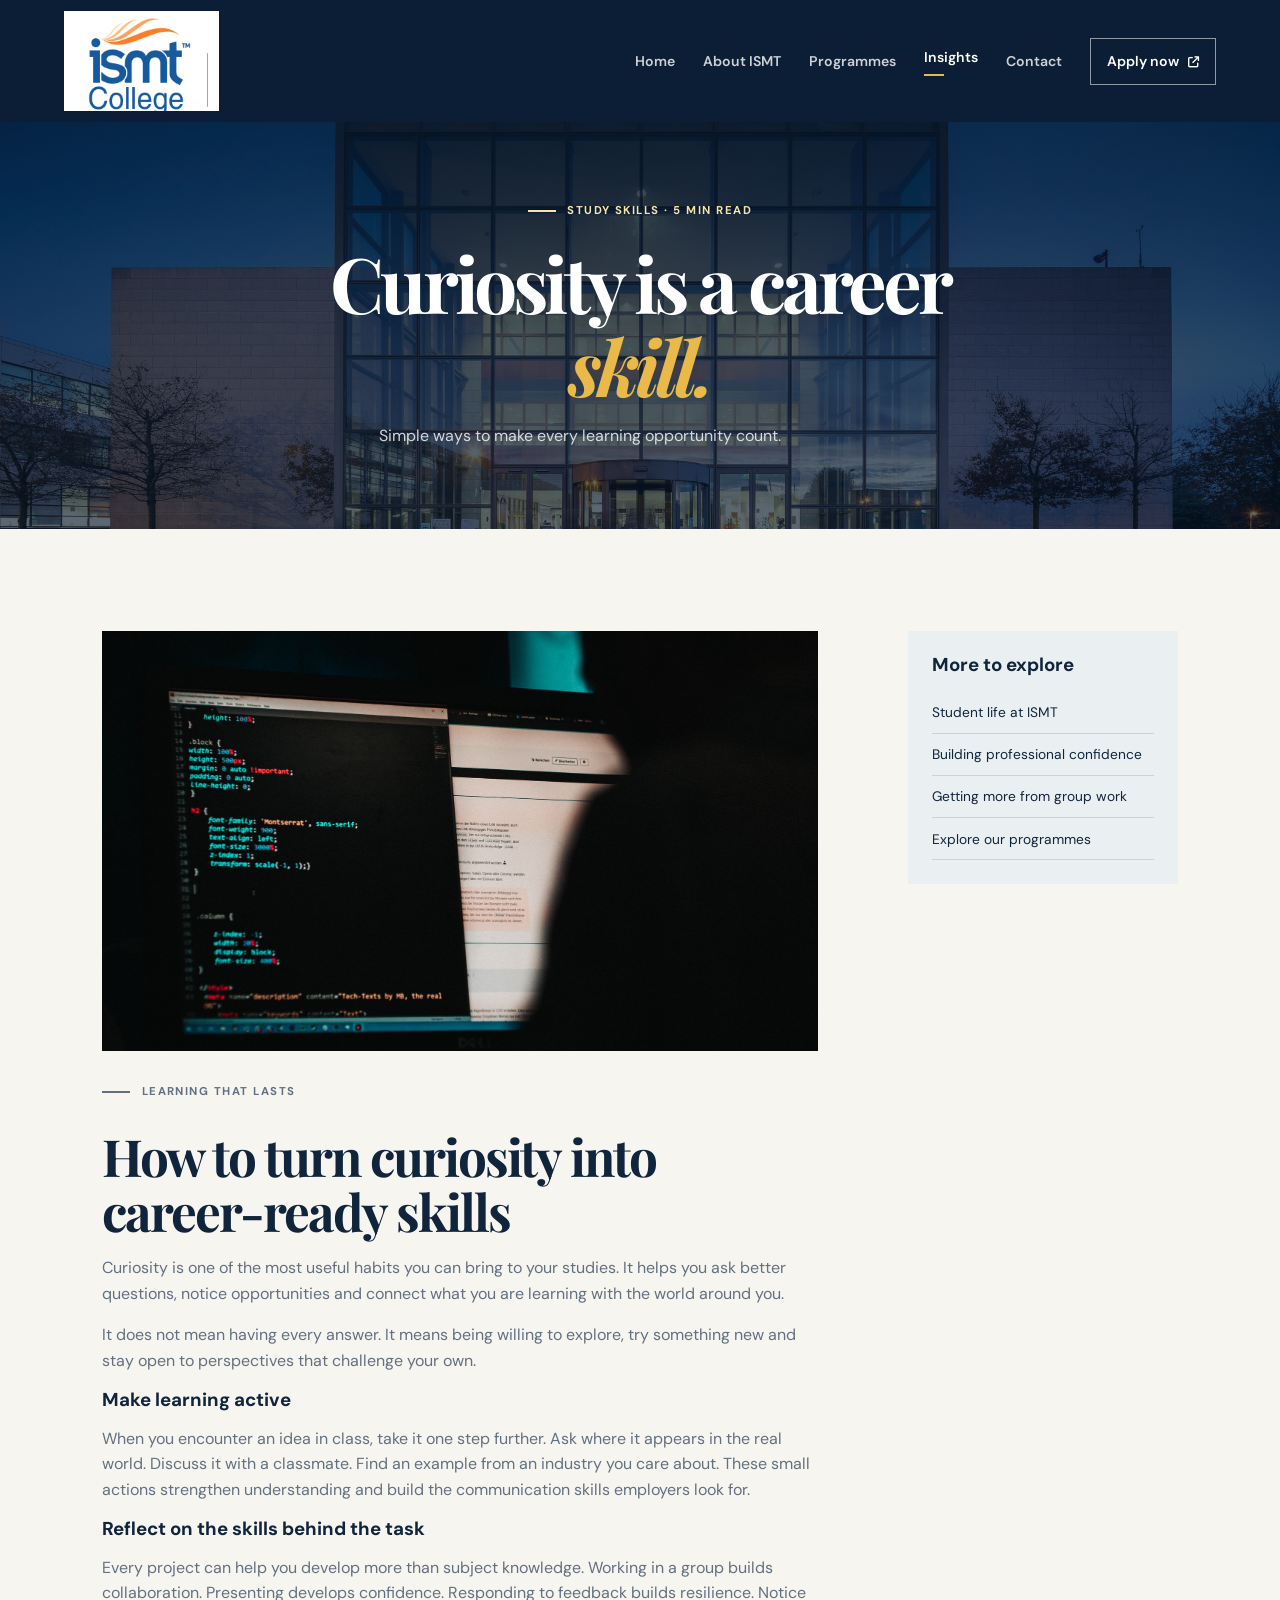
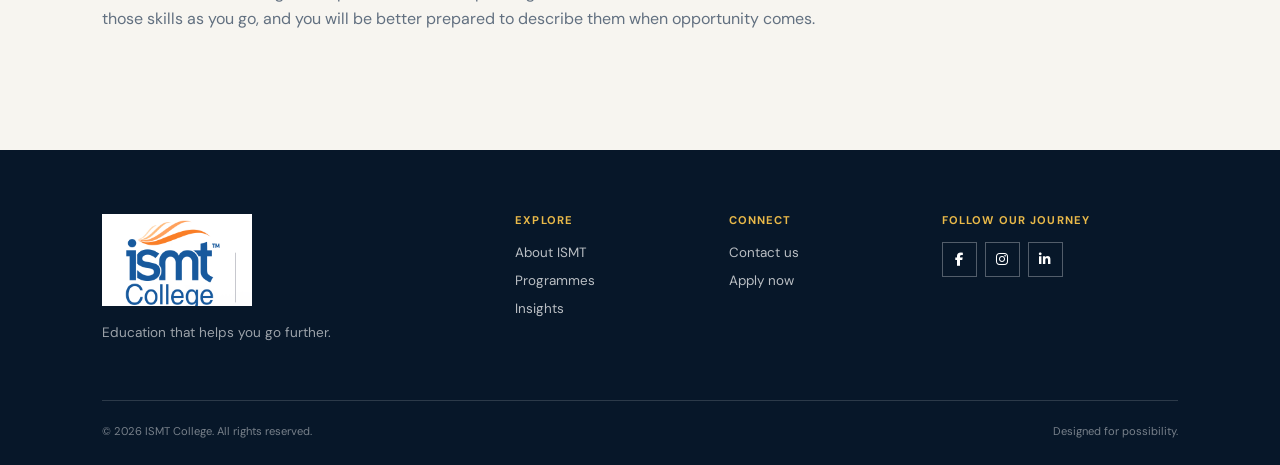
<file: post.html>
<!DOCTYPE html><html lang="en"><head><meta charset="UTF-8"><meta name="viewport" content="width=device-width,initial-scale=1.0"><title>How to turn curiosity into career-ready skills | ISMT College</title><link rel="preconnect" href="https://fonts.googleapis.com"><link rel="preconnect" href="https://fonts.gstatic.com" crossorigin><link href="https://fonts.googleapis.com/css2?family=DM+Sans:wght@400;500;600;700&family=Playfair+Display:wght@600;700&display=swap" rel="stylesheet"><link rel="stylesheet" href="https://cdnjs.cloudflare.com/ajax/libs/font-awesome/6.5.2/css/all.min.css"><link rel="stylesheet" href="style.css"></head><body>
<header class="site-header inner-header"><a class="brand" href="index.html" aria-label="ISMT College home"><img src="img/sunderland-ismt-partnership.png" alt="ISMT College"></a><button class="menu-toggle" type="button" aria-label="Open menu" aria-expanded="false"><span></span><span></span><span></span></button><nav class="primary-nav"><a href="index.html">Home</a><a href="about.html">About ISMT</a><a href="courses.html">Programmes</a><a class="active" href="blog.html">Insights</a><a href="contact.html">Contact</a><a class="nav-cta" href="contact.html">Apply now <i class="fa-solid fa-arrow-up-right-from-square"></i></a></nav></header>
<main><section class="page-hero"><div><p class="eyebrow light"><span></span> Study skills · 5 min read</p><h1>Curiosity is a career <em>skill.</em></h1><p>Simple ways to make every learning opportunity count.</p></div></section><section class="page-section"><div class="article-layout"><article class="article-body"><img src="img/b1.jpg" alt="Student learning with a laptop"><p class="eyebrow"><span></span> Learning that lasts</p><h2>How to turn curiosity into career-ready skills</h2><p>Curiosity is one of the most useful habits you can bring to your studies. It helps you ask better questions, notice opportunities and connect what you are learning with the world around you.</p><p>It does not mean having every answer. It means being willing to explore, try something new and stay open to perspectives that challenge your own.</p><h3>Make learning active</h3><p>When you encounter an idea in class, take it one step further. Ask where it appears in the real world. Discuss it with a classmate. Find an example from an industry you care about. These small actions strengthen understanding and build the communication skills employers look for.</p><h3>Reflect on the skills behind the task</h3><p>Every project can help you develop more than subject knowledge. Working in a group builds collaboration. Presenting develops confidence. Responding to feedback builds resilience. Notice those skills as you go, and you will be better prepared to describe them when opportunity comes.</p></article><aside class="article-aside"><h3>More to explore</h3><a href="blog.html">Student life at ISMT</a><a href="blog.html">Building professional confidence</a><a href="blog.html">Getting more from group work</a><a href="courses.html">Explore our programmes</a></aside></div></section></main>
<footer class="site-footer"><div class="footer-main"><div class="footer-brand"><a class="brand" href="index.html"><img src="img/sunderland-ismt-partnership.png" alt="ISMT College"></a><p>Education that helps you go further.</p></div><div><h3>Explore</h3><a href="about.html">About ISMT</a><a href="courses.html">Programmes</a><a href="blog.html">Insights</a></div><div><h3>Connect</h3><a href="contact.html">Contact us</a><a href="contact.html">Apply now</a></div><div class="socials"><h3>Follow our journey</h3><div><a href="#" aria-label="Facebook"><i class="fa-brands fa-facebook-f"></i></a><a href="#" aria-label="Instagram"><i class="fa-brands fa-instagram"></i></a><a href="#" aria-label="LinkedIn"><i class="fa-brands fa-linkedin-in"></i></a></div></div></div><div class="footer-bottom"><span>© <span class="year"></span> ISMT College. All rights reserved.</span><span>Designed for possibility.</span></div></footer><script src="site.js"></script></body></html>
</file>
<file: style.css>
:root{--ink:#10243c;--navy:#0b1e35;--paper:#f7f5f0;--gold:#e9b949;--gold-light:#f8e4ab;--muted:#627080;--line:rgba(16,36,60,.14);--serif:'Playfair Display',Georgia,serif;--sans:'DM Sans',Arial,sans-serif}*{box-sizing:border-box;margin:0}html{scroll-behavior:smooth}body{color:var(--ink);background:var(--paper);font-family:var(--sans);font-size:16px;line-height:1.6}body.menu-open{overflow:hidden}img{display:block;max-width:100%}a{color:inherit;text-decoration:none}button,input,select{font:inherit}.skip-link{position:absolute;z-index:99;top:-4rem;left:1rem;padding:.65rem 1rem;background:var(--gold);color:var(--navy);font-weight:700}.skip-link:focus{top:1rem}.site-header{position:absolute;z-index:10;top:0;left:0;display:flex;align-items:center;justify-content:space-between;width:100%;padding:1.4rem clamp(1.25rem,5vw,5.5rem);color:#fff}.brand{display:block;width:176px}.brand img{width:100%;height:44px;object-fit:contain;object-position:left center;filter:brightness(0) invert(1)}.primary-nav{display:flex;align-items:center;gap:clamp(1rem,2.2vw,2.4rem);font-size:.88rem;font-weight:600}.primary-nav>a:not(.nav-cta){opacity:.8;transition:opacity .2s}.primary-nav>a:hover,.primary-nav>a.active{opacity:1}.primary-nav .active:after{display:block;width:20px;height:2px;margin-top:5px;background:var(--gold);content:''}.nav-cta{border:1px solid rgba(255,255,255,.55);padding:.7rem 1rem;transition:.2s}.nav-cta:hover{color:var(--navy);background:var(--gold);border-color:var(--gold)}.nav-cta i{margin-left:.35rem;font-size:.7rem}.menu-toggle{display:none;border:0;background:transparent;cursor:pointer}.hero{position:relative;display:flex;min-height:770px;height:100svh;align-items:center;overflow:hidden;color:#fff;background:url('img/back.jpg') center/cover no-repeat}.hero-overlay{position:absolute;inset:0;background:linear-gradient(90deg,rgba(4,19,35,.89) 0%,rgba(6,27,45,.67) 42%,rgba(5,27,44,.13) 100%)}.hero-content{position:relative;z-index:1;width:min(760px,88vw);margin-left:clamp(1.25rem,13vw,13rem);margin-top:3rem}.eyebrow{display:flex;align-items:center;gap:.7rem;margin-bottom:1.3rem;color:#936a14;font-size:.71rem;font-weight:700;letter-spacing:.13em;text-transform:uppercase}.eyebrow span{display:inline-block;width:28px;height:2px;background:currentColor}.eyebrow.light{color:var(--gold-light)}h1,h2,h3{font-weight:700;line-height:1.08}h1,h2{font-family:var(--serif)}h1{max-width:700px;font-size:clamp(3.4rem,7.2vw,7.4rem);letter-spacing:-.055em}h1 em,h2 em{color:var(--gold);font-weight:inherit}.hero-copy{max-width:550px;margin:1.7rem 0 2.3rem;color:rgba(255,255,255,.86);font-size:clamp(1rem,1.3vw,1.17rem)}.hero-actions{display:flex;align-items:center;gap:1.8rem}.button{display:inline-flex;align-items:center;justify-content:center;gap:.8rem;min-height:52px;padding:.85rem 1.25rem;border:1px solid transparent;font-size:.82rem;font-weight:700;transition:transform .2s,background .2s,color .2s,border .2s}.button:hover{transform:translateY(-2px)}.button-gold{color:var(--navy);background:var(--gold)}.button-gold:hover{background:#f4c95b}.button-dark{width:100%;color:#fff;background:var(--navy);border-color:var(--navy);cursor:pointer}.button-dark:hover{background:#193755}.button-outline{border-color:var(--ink);color:var(--ink)}.button-outline:hover{color:#fff;background:var(--ink)}.text-link{display:inline-flex;align-items:center;gap:.65rem;padding-bottom:.2rem;border-bottom:1px solid currentColor;color:var(--ink);font-size:.86rem;font-weight:700}.text-link.light{color:#fff;border:0}.play{display:grid;width:32px;height:32px;place-items:center;border:1px solid rgba(255,255,255,.65);border-radius:50%}.play i{margin-left:2px;font-size:.55rem}.hero-note{position:absolute;right:clamp(1.25rem,5vw,5.5rem);bottom:4.5rem;z-index:1;display:flex;align-items:center;gap:.8rem;color:#fff}.hero-note>span{color:var(--gold);font-size:.8rem;font-weight:700}.hero-note>div{width:55px;height:1px;background:rgba(255,255,255,.6)}.hero-note p{font-size:.72rem;line-height:1.35;text-transform:uppercase;letter-spacing:.1em}.scroll-cue{position:absolute;bottom:1.7rem;left:clamp(1.25rem,5vw,5.5rem);z-index:1;display:flex;align-items:center;gap:.7rem;color:rgba(255,255,255,.75);font-size:.65rem;letter-spacing:.12em;text-transform:uppercase}.scroll-cue span{width:1px;height:35px;background:var(--gold)}.intro{display:grid;grid-template-columns:.3fr .8fr 1fr;gap:clamp(2rem,5vw,7rem);padding:clamp(5rem,10vw,10rem) clamp(1.25rem,8vw,9rem);align-items:center}.section-label{align-self:start;padding-top:.4rem;color:#86909a;font-size:.72rem;font-weight:700;letter-spacing:.13em;text-transform:uppercase;writing-mode:vertical-rl;transform:rotate(180deg)}.intro-copy{max-width:440px}.intro h2,.section-heading h2,.apply-copy h2{margin-bottom:1.6rem;font-size:clamp(2.55rem,4.2vw,4.7rem);letter-spacing:-.04em}.intro h2 em,.section-heading h2 em{color:#9e761b}.intro-copy>p:not(.eyebrow),.apply-copy>p:not(.eyebrow){margin-bottom:1.8rem;color:var(--muted)}.intro-art{position:relative}.intro-art>img{width:100%;min-height:390px;object-fit:cover}.floating-card{position:absolute;bottom:-2rem;left:-2rem;display:flex;gap:1rem;align-items:center;padding:1.2rem 1.4rem;background:var(--gold);color:var(--navy);box-shadow:0 12px 30px rgba(21,34,44,.18)}.floating-card strong{font-family:var(--serif);font-size:1.65rem;line-height:.95}.floating-card span{padding-left:1rem;border-left:1px solid rgba(16,36,60,.28);font-size:.67rem;font-weight:700;line-height:1.3;letter-spacing:.06em;text-transform:uppercase}.stats{display:grid;grid-template-columns:repeat(4,1fr);padding:2.7rem clamp(1.25rem,8vw,9rem);background:var(--navy);color:#fff}.stats>div{padding:0 clamp(1rem,2.6vw,3rem);border-left:1px solid rgba(255,255,255,.2)}.stats>div:first-child{padding-left:0;border:0}.stats strong{display:block;color:var(--gold);font-family:var(--serif);font-size:clamp(2.1rem,3.3vw,3.6rem);line-height:1}.stats span{display:block;margin-top:.55rem;color:rgba(255,255,255,.7);font-size:.75rem}.programmes{padding:clamp(5rem,10vw,9.5rem) clamp(1.25rem,8vw,9rem)}.section-heading{display:flex;align-items:end;justify-content:space-between;gap:1.5rem;margin-bottom:3.1rem}.section-heading h2{margin-bottom:0}.programme-grid{display:grid;grid-template-columns:1.18fr 1fr 1fr;gap:1.1rem}.programme-card{position:relative;display:block;min-height:450px;overflow:hidden;color:#fff;background:var(--navy)}.programme-card img{position:absolute;inset:0;width:100%;height:100%;object-fit:cover;transition:transform .5s ease}.programme-card:hover img{transform:scale(1.055)}.programme-card:after{position:absolute;inset:0;background:linear-gradient(0deg,rgba(4,18,32,.89),rgba(3,22,39,.05) 65%);content:''}.programme-tag,.programme-card-copy{position:absolute;z-index:1}.programme-tag{top:1.1rem;left:1.1rem;padding:.36rem .7rem;background:rgba(255,255,255,.92);color:var(--navy);font-size:.63rem;font-weight:700;letter-spacing:.06em;text-transform:uppercase}.programme-card-copy{right:1.3rem;bottom:1.3rem;left:1.3rem}.programme-card-copy p{margin-bottom:.35rem;color:var(--gold-light);font-size:.72rem;font-weight:700;text-transform:uppercase;letter-spacing:.08em}.programme-card h3{max-width:260px;font-family:var(--serif);font-size:clamp(1.6rem,2.3vw,2.4rem);letter-spacing:-.025em}.card-arrow{position:absolute;right:0;bottom:0;display:grid;width:40px;height:40px;place-items:center;background:var(--gold);color:var(--navy);font-size:.9rem}.experience{display:grid;grid-template-columns:1fr 1fr;background:var(--navy);color:#fff}.experience-image{min-height:600px}.experience-image img{width:100%;height:100%;object-fit:cover}.experience-copy{padding:clamp(4rem,8vw,8rem) clamp(1.5rem,8vw,8.5rem)}.experience-copy h2{max-width:550px;margin-bottom:1.4rem;font-size:clamp(2.6rem,4vw,4.4rem);letter-spacing:-.04em}.experience-copy>p:not(.eyebrow){max-width:500px;margin-bottom:1.8rem;color:rgba(255,255,255,.72)}.experience-copy ul{margin:0 0 2rem;padding:0;list-style:none}.experience-copy li{padding:.55rem 0;border-bottom:1px solid rgba(255,255,255,.16);font-size:.88rem}.experience-copy li i{width:25px;color:var(--gold)}.apply-section{display:grid;grid-template-columns:1fr 1fr;gap:clamp(2rem,9vw,10rem);padding:clamp(5rem,10vw,9rem) clamp(1.25rem,14vw,15rem);background:var(--gold)}.apply-copy h2{margin-bottom:1.2rem}.apply-copy>p:not(.eyebrow){color:#50401a}.contact-mini{display:flex;align-items:center;gap:.7rem;color:#5a4718;font-size:.83rem}.contact-mini i{display:grid;width:32px;height:32px;place-items:center;border:1px solid rgba(16,36,60,.25);border-radius:50%}.contact-mini a{color:var(--navy);font-weight:700;text-decoration:underline}.enquiry-form{padding:clamp(1.4rem,3vw,2.5rem);background:#fffdf8;box-shadow:0 18px 42px rgba(87,61,5,.18)}.field{margin-bottom:1rem}.field label{display:block;margin-bottom:.35rem;color:#4a5662;font-size:.71rem;font-weight:700;letter-spacing:.04em}.field input,.field select{width:100%;padding:.75rem 0;border:0;border-bottom:1px solid #cbd2d5;outline:0;color:var(--ink);background:transparent;font-size:.92rem}.field input:focus,.field select:focus{border-color:var(--navy)}.form-message{min-height:1.4rem;margin-top:.8rem;color:#2b653d;font-size:.82rem;font-weight:700}.site-footer{padding:4rem clamp(1.25rem,8vw,9rem) 1.5rem;background:#071729;color:#fff}.footer-main{display:grid;grid-template-columns:2.1fr 1fr 1fr 1.3fr;gap:2rem;padding-bottom:3.5rem}.footer-brand .brand{width:190px;margin-bottom:1rem}.footer-brand p{color:rgba(255,255,255,.6);font-size:.85rem}.footer-main h3{margin-bottom:1rem;color:var(--gold);font-size:.7rem;letter-spacing:.1em;text-transform:uppercase}.footer-main>div:not(.footer-brand)>a{display:block;margin:.42rem 0;color:rgba(255,255,255,.72);font-size:.84rem}.socials>div{display:flex;gap:.5rem}.socials a{display:grid;width:35px;height:35px;place-items:center;border:1px solid rgba(255,255,255,.3);color:#fff;font-size:.83rem}.socials a:hover{color:var(--navy);background:var(--gold);border-color:var(--gold)}.footer-bottom{display:flex;justify-content:space-between;gap:1rem;padding-top:1.4rem;border-top:1px solid rgba(255,255,255,.15);color:rgba(255,255,255,.45);font-size:.7rem}
/* A cohesive visual system for the existing inner pages. */
nav:not(.primary-nav){position:sticky;top:0;z-index:10;display:flex;align-items:center;justify-content:space-between;padding:1rem 7vw;background:#fffdf8;box-shadow:0 2px 14px rgba(16,36,60,.08)}nav:not(.primary-nav) .logo{width:180px;height:42px;object-fit:contain;object-position:left}nav:not(.primary-nav) .navigation ul{display:flex;gap:1.5rem;align-items:center;padding:0;list-style:none}nav:not(.primary-nav) .navigation a{color:var(--ink);font-size:.85rem;font-weight:700}nav:not(.primary-nav) .navigation a:hover,nav:not(.primary-nav) .navigation a.active{color:#a57916}#menu-btn,#menu-close{display:none}#about-home{display:grid;min-height:340px;place-items:center;padding:8rem 1rem 4rem;text-align:center;color:#fff;background:linear-gradient(rgba(7,23,41,.82),rgba(7,23,41,.62)),url('img/back1.jpg') center/cover}#about-home h2{font-family:var(--serif);font-size:clamp(2.8rem,6vw,5.3rem)}#features,#course,#experts,#trust{padding:6rem 8vw;text-align:center}#features>p,#course>p,#experts>p,#trust>p{color:var(--muted)}#features h1,#course h1,#experts h1,#trust h1{margin-bottom:.5rem;font-family:var(--serif);font-size:clamp(2.2rem,4vw,3.6rem)}.fea-base,.course-box,.expert-box{display:grid;grid-template-columns:repeat(3,1fr);gap:1.25rem;margin-top:2.5rem;text-align:left}.fea-box,.courses,.profile{background:#fff;box-shadow:0 8px 30px rgba(16,36,60,.08)}.fea-box{padding:2rem}.fea-box i{color:#a57916;font-size:1.8rem}.fea-box h3{margin:.8rem 0 .4rem;font-size:1rem}.fea-box p,.courses .details span,.profile p{color:var(--muted);font-size:.84rem}.courses{position:relative;overflow:hidden}.courses img{width:100%;height:190px;object-fit:cover}.courses .details{padding:1rem}.courses h6{font-size:1rem}.star{color:#e9b949;font-size:.73rem}.star span{color:var(--muted)}.courses .cost{position:absolute;top:168px;right:12px;padding:.35rem .55rem;background:var(--gold);color:var(--navy);font-size:.8rem;font-weight:700}.profile{padding:1.8rem 1rem;text-align:center}.profile img{width:90px;height:90px;margin:0 auto .8rem;border-radius:50%;object-fit:cover}.profile h6{font-size:1rem}.pro-links{margin-top:.8rem}.pro-links i{display:inline-grid;width:32px;height:32px;margin:0 .15rem;place-items:center;border:1px solid var(--line);color:var(--ink)}.pro-links i:hover{background:var(--gold);border-color:var(--gold)}footer:not(.site-footer){display:grid;grid-template-columns:repeat(5,1fr);gap:2rem;padding:5rem 8vw 2rem;background:#071729;color:#fff}footer:not(.site-footer) .footer-col h3{color:var(--gold);font-size:.85rem}footer:not(.site-footer) li,footer:not(.site-footer) p{margin-top:.55rem;color:rgba(255,255,255,.63);font-size:.8rem;list-style:none}footer:not(.site-footer) .subscribe{display:flex;margin-top:1rem}footer:not(.site-footer) input{min-width:0;width:100%;padding:.65rem;border:0}footer:not(.site-footer) .subscribe a{padding:.65rem;background:var(--gold);color:var(--navy);font-size:.72rem;font-weight:700}footer:not(.site-footer) .copyright{display:flex;grid-column:1/-1;align-items:center;justify-content:space-between;padding-top:1.2rem;border-top:1px solid rgba(255,255,255,.15)}footer:not(.site-footer) .copyright p,footer:not(.site-footer) .copyright a{color:rgba(255,255,255,.55)}
@media(max-width:850px){.site-header{padding:1.1rem 1.25rem}.brand{width:150px}.menu-toggle{z-index:11;display:flex;flex-direction:column;gap:4px;padding:.5rem;color:#fff}.menu-toggle span{display:block;width:24px;height:2px;background:currentColor}.primary-nav{position:fixed;inset:0;display:none;flex-direction:column;justify-content:center;background:var(--navy);color:#fff;font-size:1.25rem}.primary-nav.open{display:flex}.primary-nav .active:after{margin:6px auto 0}.nav-cta{margin-top:.5rem;font-size:.9rem}.hero{min-height:690px}.hero-content{margin-left:1.25rem}.hero-note{display:none}.intro{grid-template-columns:1fr;gap:2rem;padding-inline:1.5rem}.section-label{display:none}.intro-copy{max-width:580px}.intro-art{max-width:620px}.stats{grid-template-columns:repeat(2,1fr);gap:1.8rem 0}.stats>div:nth-child(3){padding-left:0;border-left:0}.programme-grid{grid-template-columns:1fr 1fr}.programme-card.featured{grid-column:span 2}.experience{grid-template-columns:1fr}.experience-image{min-height:370px}.apply-section{padding-inline:1.5rem;gap:3rem}.footer-main{grid-template-columns:2fr 1fr 1fr}.socials{grid-column:1/-1}.fea-base,.course-box,.expert-box{grid-template-columns:repeat(2,1fr)}footer:not(.site-footer){grid-template-columns:repeat(3,1fr)}}
@media(max-width:560px){.brand{width:142px}.hero{min-height:650px}.hero-actions{flex-direction:column;align-items:flex-start;gap:1.25rem}.scroll-cue{display:none}.intro-art>img{min-height:280px}.floating-card{bottom:-1.5rem;left:0}.stats{padding:2.3rem 1.25rem}.stats>div{padding:0 1rem}.stats>div:nth-child(2){padding-right:0}.programme-grid,.apply-section{grid-template-columns:1fr}.programme-card,.programme-card.featured{grid-column:span 1;min-height:380px}.section-heading{flex-direction:column;align-items:flex-start}.experience-copy{padding:4rem 1.5rem}.apply-section{gap:2.5rem}.footer-main{grid-template-columns:1fr 1fr}.footer-brand,.socials{grid-column:1/-1}.footer-bottom{flex-direction:column}nav:not(.primary-nav){padding:1rem 1.25rem}nav:not(.primary-nav) .logo{width:145px}nav:not(.primary-nav) .navigation ul{display:none}#features,#course,#experts,#trust{padding:4.5rem 1.25rem}.fea-base,.course-box,.expert-box{grid-template-columns:1fr}footer:not(.site-footer){grid-template-columns:1fr 1fr;padding:3.5rem 1.5rem 1.5rem}footer:not(.site-footer) .copyright{flex-direction:column;align-items:flex-start}}

/* The supplied partnership asset contains a large amount of whitespace and a photo.
   Crop it in the homepage brand frame so the actual ISMT mark is large and legible. */
.site-header .brand{width:220px;height:88px;overflow:hidden;background:#fff}
.site-header .brand img{width:370px;max-width:none;height:auto;filter:none;transform:translate(-22px,-18px)}
.site-footer .footer-brand .brand{width:190px;height:76px;overflow:hidden;background:#fff}
.site-footer .footer-brand .brand img{width:320px;max-width:none;height:auto;filter:none;transform:translate(-19px,-15px)}
@media(max-width:560px){.site-header .brand{width:174px;height:70px}.site-header .brand img{width:294px;transform:translate(-17px,-14px)}}

/* Clean crop: show ISMT College only, never the partially-cut partner text. */
.site-header .brand{width:155px;height:100px}
.site-header .brand img{width:420px;transform:translate(-34px,-17px)}
.site-footer .footer-brand .brand{width:150px;height:92px}
.site-footer .footer-brand .brand img{width:390px;transform:translate(-31px,-16px)}

/* Shared layout for every inner page. */
.inner-header{position:relative;background:var(--navy);padding-block:.7rem}.inner-header .primary-nav{color:#fff}.page-hero{position:relative;display:grid;min-height:390px;place-items:center;overflow:hidden;padding:5rem 1.5rem;color:#fff;text-align:center;background:linear-gradient(rgba(6,23,40,.8),rgba(6,23,40,.65)),url('img/back1.jpg') center/cover}.page-hero .eyebrow{justify-content:center}.page-hero h1{font-size:clamp(3.1rem,6vw,6.2rem)}.page-hero p:last-child{max-width:580px;margin-top:1rem;color:rgba(255,255,255,.8)}.page-section{padding:clamp(4.5rem,8vw,8rem) clamp(1.25rem,8vw,9rem)}.page-section.alt{background:#eaf0f1}.content-grid{display:grid;grid-template-columns:1fr 1fr;gap:clamp(2rem,8vw,8rem);align-items:center}.content-grid .image-frame{position:relative}.content-grid .image-frame img{width:100%;min-height:380px;object-fit:cover}.content-grid h2,.page-section h2{margin-bottom:1.2rem;font-size:clamp(2.4rem,4vw,4.3rem);letter-spacing:-.04em}.content-grid p,.page-section .lead{color:var(--muted)}.feature-list{display:grid;gap:1rem;margin-top:2rem}.feature-item{display:flex;gap:1rem;align-items:flex-start}.feature-item i{display:grid;min-width:40px;height:40px;place-items:center;background:var(--gold);color:var(--navy)}.feature-item h3{font-size:1rem}.feature-item p{font-size:.86rem}.icon-card-grid{display:grid;grid-template-columns:repeat(3,1fr);gap:1rem;margin-top:2.7rem}.icon-card{padding:1.7rem;background:#fff;border-top:3px solid var(--gold);box-shadow:0 8px 25px rgba(16,36,60,.07)}.icon-card i{color:#a57916;font-size:1.5rem}.icon-card h3{margin:.7rem 0;font-size:1.05rem}.icon-card p{color:var(--muted);font-size:.86rem}.programme-page-grid{display:grid;grid-template-columns:repeat(3,1fr);gap:1.25rem;margin-top:2.7rem}.programme-page-card{overflow:hidden;background:#fff;box-shadow:0 8px 25px rgba(16,36,60,.08)}.programme-page-card img{width:100%;height:210px;object-fit:cover}.programme-page-card div{padding:1.35rem}.programme-page-card small{color:#9a7319;font-size:.68rem;font-weight:700;letter-spacing:.08em;text-transform:uppercase}.programme-page-card h3{margin:.45rem 0 .6rem;font-family:var(--serif);font-size:1.55rem}.programme-page-card p{color:var(--muted);font-size:.85rem}.programme-page-card a{display:inline-block;margin-top:1rem;color:var(--ink);font-size:.8rem;font-weight:700;border-bottom:1px solid var(--ink)}.filter-bar{display:flex;gap:.6rem;flex-wrap:wrap;margin:2rem 0}.filter-bar span{padding:.42rem .8rem;border:1px solid var(--line);font-size:.75rem;font-weight:700}.filter-bar span:first-child{background:var(--navy);border-color:var(--navy);color:#fff}.article-grid{display:grid;grid-template-columns:repeat(3,1fr);gap:1.3rem;margin-top:2.5rem}.article-card{background:#fff;box-shadow:0 8px 25px rgba(16,36,60,.07)}.article-card img{width:100%;height:220px;object-fit:cover}.article-card div{padding:1.3rem}.article-card time{color:#95711c;font-size:.72rem;font-weight:700;text-transform:uppercase;letter-spacing:.06em}.article-card h3{margin:.55rem 0;font-family:var(--serif);font-size:1.55rem}.article-card p{color:var(--muted);font-size:.85rem}.article-card a{display:inline-flex;gap:.5rem;align-items:center;margin-top:1rem;font-size:.8rem;font-weight:700}.contact-layout{display:grid;grid-template-columns:.75fr 1.25fr;gap:clamp(2rem,8vw,8rem);align-items:start}.contact-details{display:grid;gap:1.3rem;margin-top:2rem}.contact-detail{display:flex;gap:.9rem}.contact-detail i{width:28px;padding-top:.25rem;color:#a57916}.contact-detail strong{display:block;font-size:.9rem}.contact-detail span{display:block;color:var(--muted);font-size:.87rem}.contact-form{padding:clamp(1.4rem,3vw,2.7rem);background:#fff;box-shadow:0 15px 35px rgba(16,36,60,.1)}.form-row{display:grid;grid-template-columns:1fr 1fr;gap:1rem}.field textarea{width:100%;min-height:120px;padding:.75rem 0;border:0;border-bottom:1px solid #cbd2d5;outline:0;background:transparent;resize:vertical}.course-layout{display:grid;grid-template-columns:1.4fr .6fr;gap:clamp(2rem,6vw,6rem);align-items:start}.course-cover{width:100%;height:390px;object-fit:cover}.course-meta{display:flex;gap:1.2rem;flex-wrap:wrap;margin:1rem 0;color:#8d6a16;font-size:.75rem;font-weight:700;text-transform:uppercase}.course-layout h2{font-size:clamp(2.4rem,4vw,4rem)}.course-copy p{margin:1.1rem 0;color:var(--muted)}.check-list{display:grid;gap:.8rem;margin:1.7rem 0;padding:0;list-style:none}.check-list i{margin-right:.7rem;color:#a57916}.course-aside{position:sticky;top:1.5rem;padding:2rem;background:var(--navy);color:#fff}.course-aside h3{font-family:var(--serif);font-size:1.7rem}.course-aside p{padding:.75rem 0;border-bottom:1px solid rgba(255,255,255,.15);color:rgba(255,255,255,.75);font-size:.86rem}.course-aside .button{width:100%;margin-top:1.5rem}.article-layout{display:grid;grid-template-columns:minmax(0,1fr) 270px;gap:clamp(2rem,7vw,7rem);align-items:start}.article-body{max-width:760px}.article-body>img{width:100%;height:420px;margin-bottom:2rem;object-fit:cover}.article-body h2{margin:1.7rem 0 .8rem;font-size:clamp(2.3rem,4vw,4rem)}.article-body p{margin:1rem 0;color:var(--muted)}.article-aside{padding:1.5rem;background:#eaf0f1}.article-aside h3{margin-bottom:1rem}.article-aside a{display:block;padding:.6rem 0;border-bottom:1px solid var(--line);font-size:.86rem}.article-aside a:hover{color:#9d7519}
@media(max-width:850px){.content-grid,.contact-layout,.course-layout,.article-layout{grid-template-columns:1fr}.icon-card-grid,.programme-page-grid,.article-grid{grid-template-columns:repeat(2,1fr)}.course-aside{position:relative;top:auto}.article-aside{display:none}.inner-header .menu-toggle{color:#fff}.page-hero{min-height:330px}.inner-header .primary-nav{background:var(--navy)}}
@media(max-width:560px){.site-header .brand{width:140px;height:86px}.site-header .brand img{width:362px;transform:translate(-29px,-15px)}.inner-header{padding-block:.35rem}.page-hero{min-height:290px}.icon-card-grid,.programme-page-grid,.article-grid,.form-row{grid-template-columns:1fr}.content-grid .image-frame img{min-height:280px}.course-cover,.article-body>img{height:270px}}
</file>
